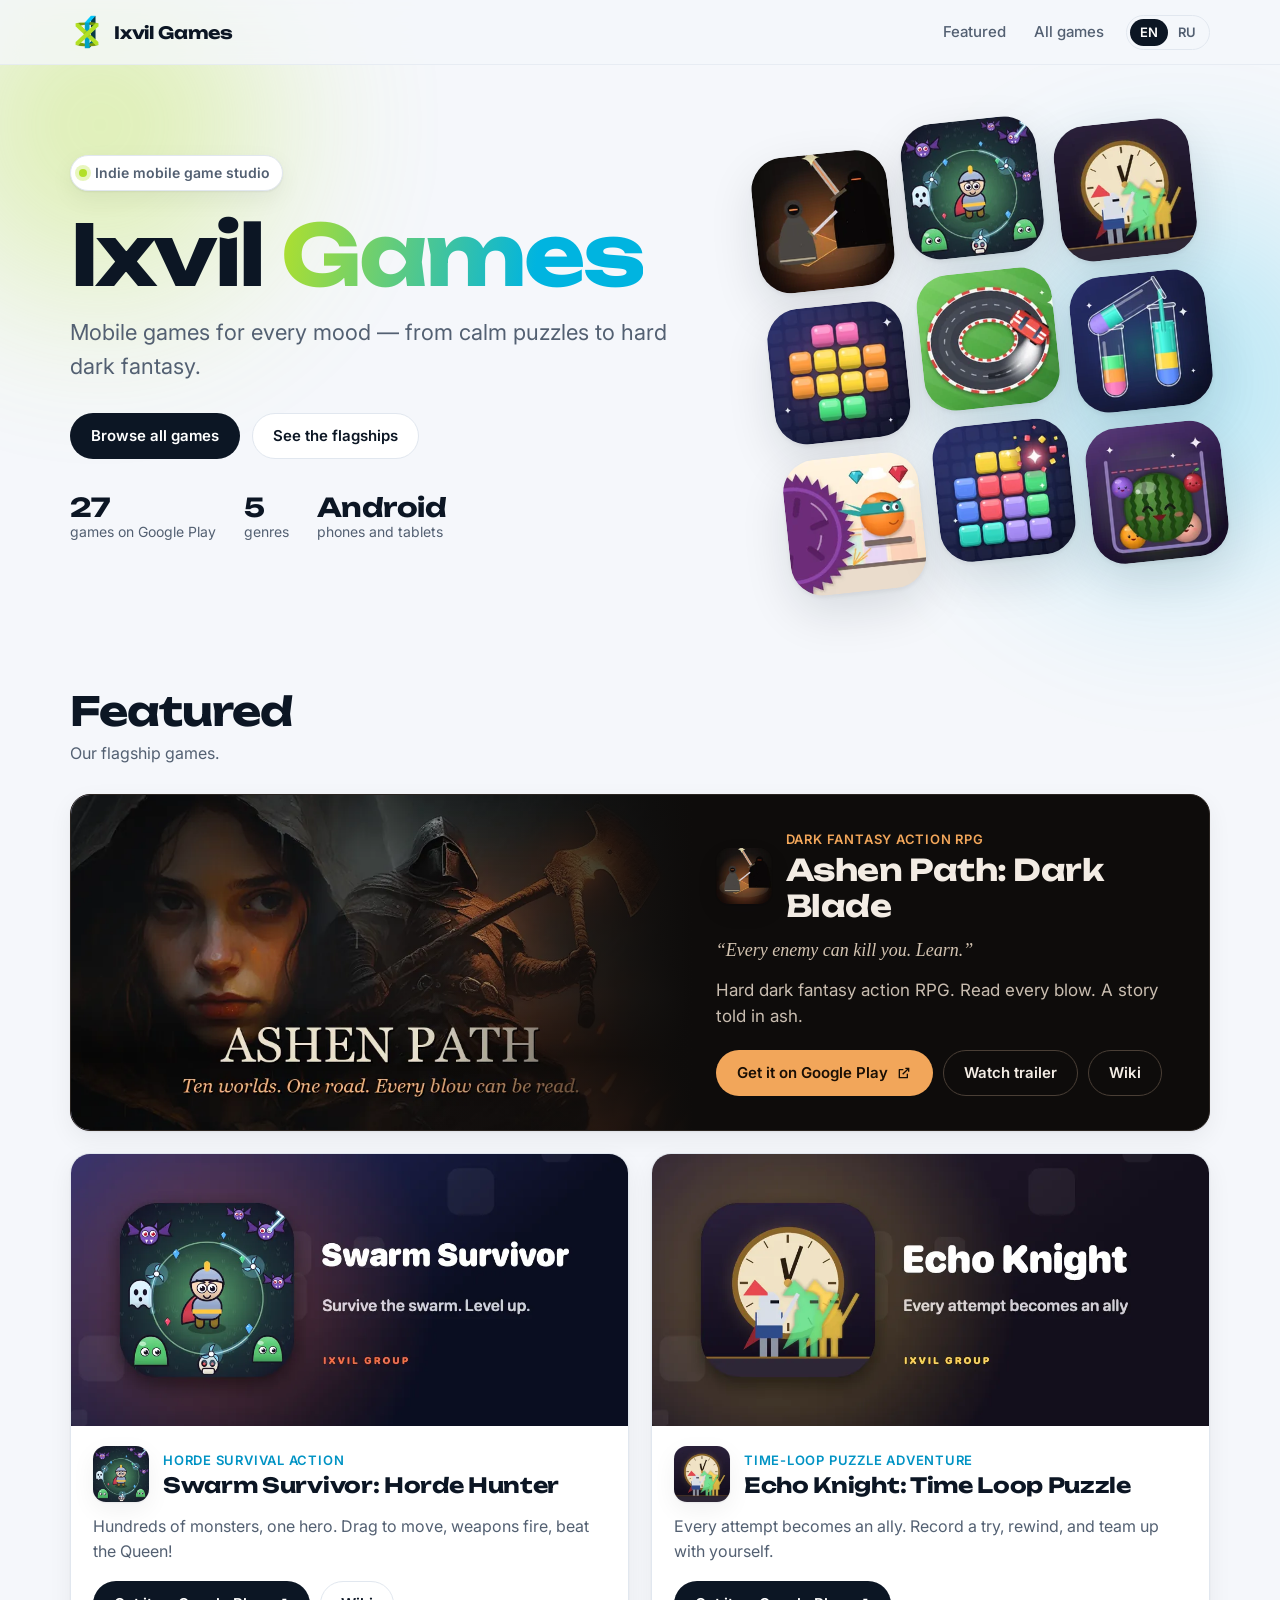
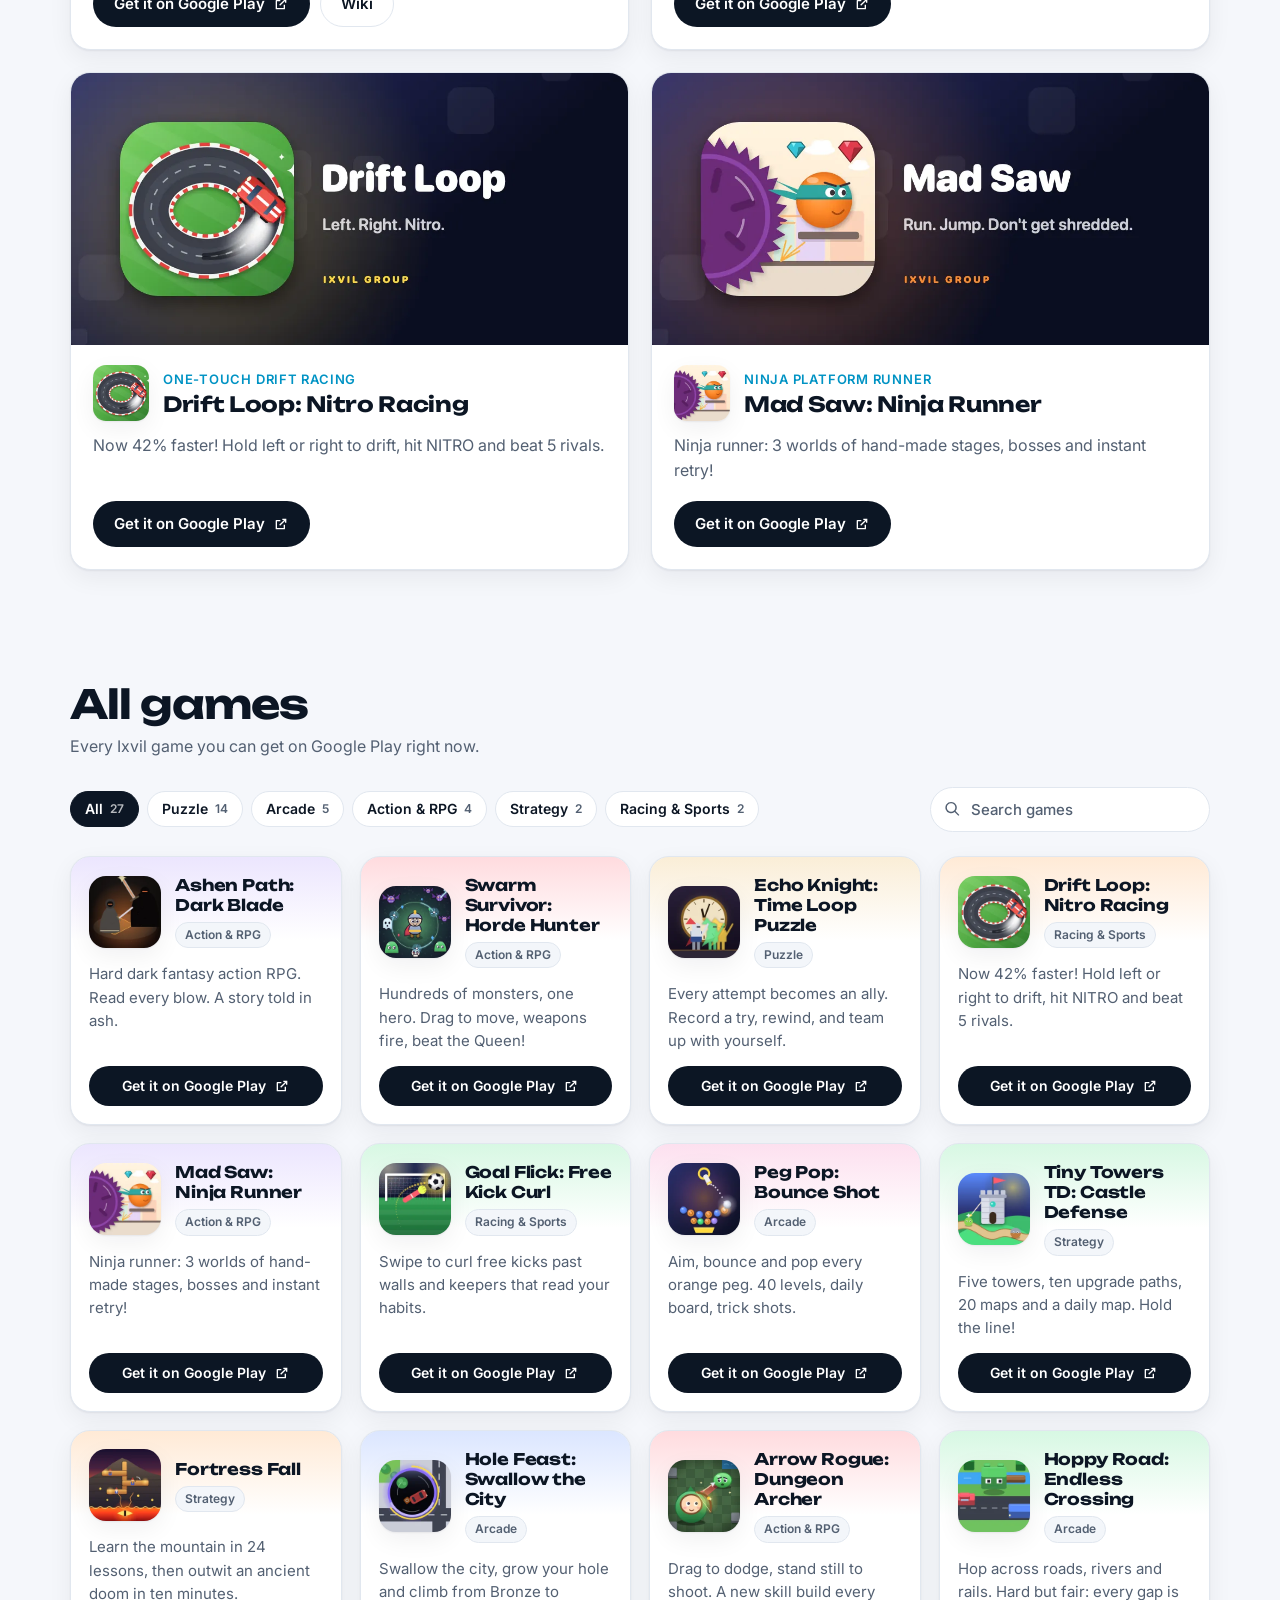
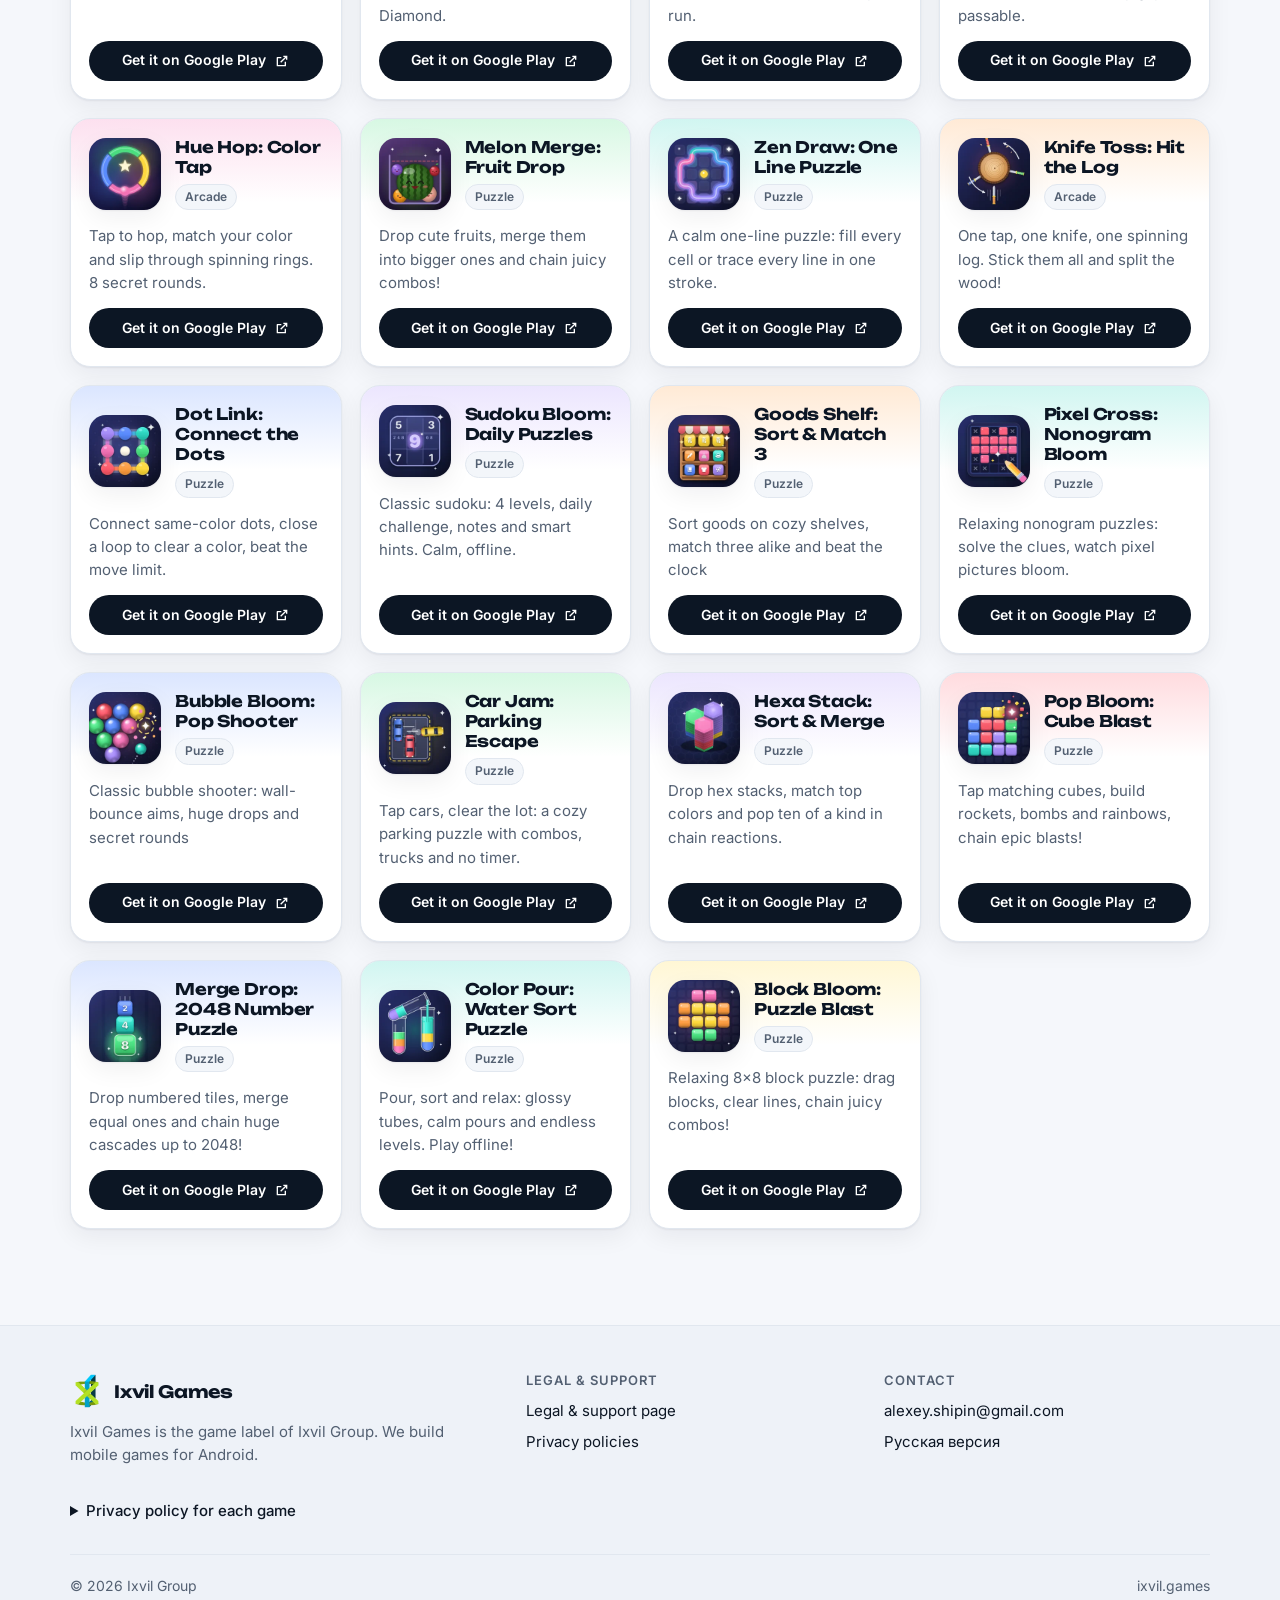
<file: index.html>
<!doctype html>
<html lang="en">
<head>
<meta charset="utf-8">
<meta name="viewport" content="width=device-width, initial-scale=1">
<title>Ixvil Games — mobile games</title>
<meta name="description" content="Ixvil Games makes mobile games for Android: dark fantasy action, horde survival, drift racing and calm puzzles. 27 games on Google Play.">
<script>(function(){try{var u=new URLSearchParams(location.search),c=u.get('lang');if(c){localStorage.setItem('ixvil-lang',c)}var s=c||localStorage.getItem('ixvil-lang')}catch(e){}if(s==='ru'||(!s&&/^ru\b/i.test(navigator.language||''))){location.replace('ru/'+location.hash)}})();</script>
<link rel="canonical" href="https://ixvil.games/">
<link rel="alternate" hreflang="en" href="https://ixvil.games/">
<link rel="alternate" hreflang="ru" href="https://ixvil.games/ru/">
<link rel="alternate" hreflang="x-default" href="https://ixvil.games/">
<meta name="color-scheme" content="light dark">
<meta name="theme-color" content="#f5f7fb" media="(prefers-color-scheme: light)">
<meta name="theme-color" content="#080d15" media="(prefers-color-scheme: dark)">
<link rel="icon" href="favicon.ico" sizes="any">
<link rel="icon" type="image/png" sizes="32x32" href="favicon-32.png">
<link rel="apple-touch-icon" href="apple-touch-icon.png">
<meta property="og:type" content="website">
<meta property="og:site_name" content="Ixvil Games">
<meta property="og:title" content="Ixvil Games — mobile games">
<meta property="og:description" content="Ixvil Games makes mobile games for Android: dark fantasy action, horde survival, drift racing and calm puzzles. 27 games on Google Play.">
<meta property="og:url" content="https://ixvil.games/">
<meta property="og:image" content="https://ixvil.games/assets/brand/og.png">
<meta property="og:image:width" content="1200">
<meta property="og:image:height" content="630">
<meta property="og:image:alt" content="Ixvil Games">
<meta property="og:locale" content="en_US">
<meta property="og:locale:alternate" content="ru_RU">
<meta name="twitter:card" content="summary_large_image">
<meta name="twitter:title" content="Ixvil Games — mobile games">
<meta name="twitter:description" content="Ixvil Games makes mobile games for Android: dark fantasy action, horde survival, drift racing and calm puzzles. 27 games on Google Play.">
<meta name="twitter:image" content="https://ixvil.games/assets/brand/og.png">
<link rel="preconnect" href="https://fonts.googleapis.com">
<link rel="preconnect" href="https://fonts.gstatic.com" crossorigin>
<link rel="stylesheet" href="https://fonts.googleapis.com/css2?family=Inter:wght@400;500;600;700&family=Unbounded:wght@600;700&display=swap">
<link rel="stylesheet" href="assets/site.css?v=bd615ac773">
<script type="application/ld+json">{"@context":"https://schema.org","@graph":[{"@type":"Organization","@id":"https://ixvil.games/#org","name":"Ixvil Games","alternateName":"Ixvil Group","url":"https://ixvil.games/","logo":"https://ixvil.games/assets/brand/logo-512.png","email":"alexey.shipin@gmail.com"},{"@type":"WebSite","@id":"https://ixvil.games/#website","url":"https://ixvil.games/","name":"Ixvil Games","publisher":{"@id":"https://ixvil.games/#org"},"inLanguage":["en","ru"]},{"@type":"ItemList","name":"Ixvil Games on Google Play","url":"https://ixvil.games/","numberOfItems":27,"itemListElement":[{"@type":"ListItem","position":1,"item":{"@type":"MobileApplication","name":"Ashen Path: Dark Blade","description":"Hard dark fantasy action RPG. Read every blow. A story told in ash.","operatingSystem":"Android","applicationCategory":"GameApplication","url":"https://play.google.com/store/apps/details?id=com.ixvil.ashenpath","image":"https://ixvil.games/assets/games/ashenpath.webp","publisher":{"@id":"https://ixvil.games/#org"}}},{"@type":"ListItem","position":2,"item":{"@type":"MobileApplication","name":"Swarm Survivor: Horde Hunter","description":"Hundreds of monsters, one hero. Drag to move, weapons fire, beat the Queen!","operatingSystem":"Android","applicationCategory":"GameApplication","url":"https://play.google.com/store/apps/details?id=com.ixvil.swarmsurvivor","image":"https://ixvil.games/assets/games/swarmsurvivor.webp","publisher":{"@id":"https://ixvil.games/#org"}}},{"@type":"ListItem","position":3,"item":{"@type":"MobileApplication","name":"Echo Knight: Time Loop Puzzle","description":"Every attempt becomes an ally. Record a try, rewind, and team up with yourself.","operatingSystem":"Android","applicationCategory":"GameApplication","url":"https://play.google.com/store/apps/details?id=com.ixvil.echoknight","image":"https://ixvil.games/assets/games/echoknight.webp","publisher":{"@id":"https://ixvil.games/#org"}}},{"@type":"ListItem","position":4,"item":{"@type":"MobileApplication","name":"Drift Loop: Nitro Racing","description":"Now 42% faster! Hold left or right to drift, hit NITRO and beat 5 rivals.","operatingSystem":"Android","applicationCategory":"GameApplication","url":"https://play.google.com/store/apps/details?id=com.ixvil.driftloop","image":"https://ixvil.games/assets/games/driftloop.webp","publisher":{"@id":"https://ixvil.games/#org"}}},{"@type":"ListItem","position":5,"item":{"@type":"MobileApplication","name":"Mad Saw: Ninja Runner","description":"Ninja runner: 3 worlds of hand-made stages, bosses and instant retry!","operatingSystem":"Android","applicationCategory":"GameApplication","url":"https://play.google.com/store/apps/details?id=com.ixvil.madsaw","image":"https://ixvil.games/assets/games/madsaw.webp","publisher":{"@id":"https://ixvil.games/#org"}}},{"@type":"ListItem","position":6,"item":{"@type":"MobileApplication","name":"Goal Flick: Free Kick Curl","description":"Swipe to curl free kicks past walls and keepers that read your habits.","operatingSystem":"Android","applicationCategory":"GameApplication","url":"https://play.google.com/store/apps/details?id=com.ixvil.goalflick","image":"https://ixvil.games/assets/games/goalflick.webp","publisher":{"@id":"https://ixvil.games/#org"}}},{"@type":"ListItem","position":7,"item":{"@type":"MobileApplication","name":"Peg Pop: Bounce Shot","description":"Aim, bounce and pop every orange peg. 40 levels, daily board, trick shots.","operatingSystem":"Android","applicationCategory":"GameApplication","url":"https://play.google.com/store/apps/details?id=com.ixvil.pegpop","image":"https://ixvil.games/assets/games/pegpop.webp","publisher":{"@id":"https://ixvil.games/#org"}}},{"@type":"ListItem","position":8,"item":{"@type":"MobileApplication","name":"Tiny Towers TD: Castle Defense","description":"Five towers, ten upgrade paths, 20 maps and a daily map. Hold the line!","operatingSystem":"Android","applicationCategory":"GameApplication","url":"https://play.google.com/store/apps/details?id=com.ixvil.tinytowers","image":"https://ixvil.games/assets/games/tinytowers.webp","publisher":{"@id":"https://ixvil.games/#org"}}},{"@type":"ListItem","position":9,"item":{"@type":"MobileApplication","name":"Fortress Fall","description":"Learn the mountain in 24 lessons, then outwit an ancient doom in ten minutes.","operatingSystem":"Android","applicationCategory":"GameApplication","url":"https://play.google.com/store/apps/details?id=com.ixvil.fortressfall","image":"https://ixvil.games/assets/games/fortressfall.webp","publisher":{"@id":"https://ixvil.games/#org"}}},{"@type":"ListItem","position":10,"item":{"@type":"MobileApplication","name":"Hole Feast: Swallow the City","description":"Swallow the city, grow your hole and climb from Bronze to Diamond.","operatingSystem":"Android","applicationCategory":"GameApplication","url":"https://play.google.com/store/apps/details?id=com.ixvil.holefeast","image":"https://ixvil.games/assets/games/holefeast.webp","publisher":{"@id":"https://ixvil.games/#org"}}},{"@type":"ListItem","position":11,"item":{"@type":"MobileApplication","name":"Arrow Rogue: Dungeon Archer","description":"Drag to dodge, stand still to shoot. A new skill build every run.","operatingSystem":"Android","applicationCategory":"GameApplication","url":"https://play.google.com/store/apps/details?id=com.ixvil.arrowrogue","image":"https://ixvil.games/assets/games/arrowrogue.webp","publisher":{"@id":"https://ixvil.games/#org"}}},{"@type":"ListItem","position":12,"item":{"@type":"MobileApplication","name":"Hoppy Road: Endless Crossing","description":"Hop across roads, rivers and rails. Hard but fair: every gap is passable.","operatingSystem":"Android","applicationCategory":"GameApplication","url":"https://play.google.com/store/apps/details?id=com.ixvil.hoppyroad","image":"https://ixvil.games/assets/games/hoppyroad.webp","publisher":{"@id":"https://ixvil.games/#org"}}},{"@type":"ListItem","position":13,"item":{"@type":"MobileApplication","name":"Hue Hop: Color Tap","description":"Tap to hop, match your color and slip through spinning rings. 8 secret rounds.","operatingSystem":"Android","applicationCategory":"GameApplication","url":"https://play.google.com/store/apps/details?id=com.ixvil.huehop","image":"https://ixvil.games/assets/games/huehop.webp","publisher":{"@id":"https://ixvil.games/#org"}}},{"@type":"ListItem","position":14,"item":{"@type":"MobileApplication","name":"Melon Merge: Fruit Drop","description":"Drop cute fruits, merge them into bigger ones and chain juicy combos!","operatingSystem":"Android","applicationCategory":"GameApplication","url":"https://play.google.com/store/apps/details?id=com.ixvil.melonmerge","image":"https://ixvil.games/assets/games/melonmerge.webp","publisher":{"@id":"https://ixvil.games/#org"}}},{"@type":"ListItem","position":15,"item":{"@type":"MobileApplication","name":"Zen Draw: One Line Puzzle","description":"A calm one-line puzzle: fill every cell or trace every line in one stroke.","operatingSystem":"Android","applicationCategory":"GameApplication","url":"https://play.google.com/store/apps/details?id=com.ixvil.zendraw","image":"https://ixvil.games/assets/games/zendraw.webp","publisher":{"@id":"https://ixvil.games/#org"}}},{"@type":"ListItem","position":16,"item":{"@type":"MobileApplication","name":"Knife Toss: Hit the Log","description":"One tap, one knife, one spinning log. Stick them all and split the wood!","operatingSystem":"Android","applicationCategory":"GameApplication","url":"https://play.google.com/store/apps/details?id=com.ixvil.knifetoss","image":"https://ixvil.games/assets/games/knifetoss.webp","publisher":{"@id":"https://ixvil.games/#org"}}},{"@type":"ListItem","position":17,"item":{"@type":"MobileApplication","name":"Dot Link: Connect the Dots","description":"Connect same-color dots, close a loop to clear a color, beat the move limit.","operatingSystem":"Android","applicationCategory":"GameApplication","url":"https://play.google.com/store/apps/details?id=com.ixvil.dotlink","image":"https://ixvil.games/assets/games/dotlink.webp","publisher":{"@id":"https://ixvil.games/#org"}}},{"@type":"ListItem","position":18,"item":{"@type":"MobileApplication","name":"Sudoku Bloom: Daily Puzzles","description":"Classic sudoku: 4 levels, daily challenge, notes and smart hints. Calm, offline.","operatingSystem":"Android","applicationCategory":"GameApplication","url":"https://play.google.com/store/apps/details?id=com.ixvil.sudokubloom","image":"https://ixvil.games/assets/games/sudokubloom.webp","publisher":{"@id":"https://ixvil.games/#org"}}},{"@type":"ListItem","position":19,"item":{"@type":"MobileApplication","name":"Goods Shelf: Sort & Match 3","description":"Sort goods on cozy shelves, match three alike and beat the clock","operatingSystem":"Android","applicationCategory":"GameApplication","url":"https://play.google.com/store/apps/details?id=com.ixvil.goodsshelf","image":"https://ixvil.games/assets/games/goodsshelf.webp","publisher":{"@id":"https://ixvil.games/#org"}}},{"@type":"ListItem","position":20,"item":{"@type":"MobileApplication","name":"Pixel Cross: Nonogram Bloom","description":"Relaxing nonogram puzzles: solve the clues, watch pixel pictures bloom.","operatingSystem":"Android","applicationCategory":"GameApplication","url":"https://play.google.com/store/apps/details?id=com.ixvil.pixelcross","image":"https://ixvil.games/assets/games/pixelcross.webp","publisher":{"@id":"https://ixvil.games/#org"}}},{"@type":"ListItem","position":21,"item":{"@type":"MobileApplication","name":"Bubble Bloom: Pop Shooter","description":"Classic bubble shooter: wall-bounce aims, huge drops and secret rounds","operatingSystem":"Android","applicationCategory":"GameApplication","url":"https://play.google.com/store/apps/details?id=com.ixvil.bubblebloom","image":"https://ixvil.games/assets/games/bubblebloom.webp","publisher":{"@id":"https://ixvil.games/#org"}}},{"@type":"ListItem","position":22,"item":{"@type":"MobileApplication","name":"Car Jam: Parking Escape","description":"Tap cars, clear the lot: a cozy parking puzzle with combos, trucks and no timer.","operatingSystem":"Android","applicationCategory":"GameApplication","url":"https://play.google.com/store/apps/details?id=com.ixvil.carjam","image":"https://ixvil.games/assets/games/carjam.webp","publisher":{"@id":"https://ixvil.games/#org"}}},{"@type":"ListItem","position":23,"item":{"@type":"MobileApplication","name":"Hexa Stack: Sort & Merge","description":"Drop hex stacks, match top colors and pop ten of a kind in chain reactions.","operatingSystem":"Android","applicationCategory":"GameApplication","url":"https://play.google.com/store/apps/details?id=com.ixvil.hexastack","image":"https://ixvil.games/assets/games/hexastack.webp","publisher":{"@id":"https://ixvil.games/#org"}}},{"@type":"ListItem","position":24,"item":{"@type":"MobileApplication","name":"Pop Bloom: Cube Blast","description":"Tap matching cubes, build rockets, bombs and rainbows, chain epic blasts!","operatingSystem":"Android","applicationCategory":"GameApplication","url":"https://play.google.com/store/apps/details?id=com.ixvil.popbloom","image":"https://ixvil.games/assets/games/popbloom.webp","publisher":{"@id":"https://ixvil.games/#org"}}},{"@type":"ListItem","position":25,"item":{"@type":"MobileApplication","name":"Merge Drop: 2048 Number Puzzle","description":"Drop numbered tiles, merge equal ones and chain huge cascades up to 2048!","operatingSystem":"Android","applicationCategory":"GameApplication","url":"https://play.google.com/store/apps/details?id=com.ixvil.mergedrop","image":"https://ixvil.games/assets/games/mergedrop.webp","publisher":{"@id":"https://ixvil.games/#org"}}},{"@type":"ListItem","position":26,"item":{"@type":"MobileApplication","name":"Color Pour: Water Sort Puzzle","description":"Pour, sort and relax: glossy tubes, calm pours and endless levels. Play offline!","operatingSystem":"Android","applicationCategory":"GameApplication","url":"https://play.google.com/store/apps/details?id=com.ixvil.colorpour","image":"https://ixvil.games/assets/games/colorpour.webp","publisher":{"@id":"https://ixvil.games/#org"}}},{"@type":"ListItem","position":27,"item":{"@type":"MobileApplication","name":"Block Bloom: Puzzle Blast","description":"Relaxing 8×8 block puzzle: drag blocks, clear lines, chain juicy combos!","operatingSystem":"Android","applicationCategory":"GameApplication","url":"https://play.google.com/store/apps/details?id=com.ixvil.blockbloom","image":"https://ixvil.games/assets/games/blockbloom.webp","publisher":{"@id":"https://ixvil.games/#org"}}}]}]}</script>
</head>
<body>
<a class="skip" href="#games">Skip to games</a>
<header class="top">
  <div class="wrap">
    <a class="brand" href="./" aria-label="Ixvil Games"><img src="assets/brand/mark.webp" width="34" height="34" alt=""><span>Ixvil Games</span></a>
    <nav class="nav" aria-label="Main">
      <a class="nav-link" href="#featured">Featured</a>
      <a class="nav-link" href="#games">All games</a>
      <div class="lang" role="group" aria-label="Language"><span aria-current="true">EN</span><a href="ru/" hreflang="ru" lang="ru" data-setlang="ru">RU</a></div>
    </nav>
  </div>
</header>
<main>
<section class="hero">
  <div class="wrap">
    <div>
      <span class="eyebrow"><i></i>Indie mobile game studio</span>
      <h1>Ixvil <span class="grad">Games</span></h1>
      <p class="pitch">Mobile games for every mood — from calm puzzles to hard dark fantasy.</p>
      <div class="cta">
        <a class="btn btn-play" href="#games">Browse all games</a>
        <a class="btn btn-ghost" href="#featured">See the flagships</a>
      </div>
      <ul class="stats">
        <li><b>27</b><span>games on Google Play</span></li>
        <li><b>5</b><span>genres</span></li>
        <li><b>Android</b><span>phones and tablets</span></li>
      </ul>
    </div>
    <div class="mosaic" aria-hidden="true"><img src="assets/games/ashenpath.webp" width="192" height="192" alt="" decoding="async"><img src="assets/games/swarmsurvivor.webp" width="192" height="192" alt="" decoding="async"><img src="assets/games/echoknight.webp" width="192" height="192" alt="" decoding="async"><img src="assets/games/blockbloom.webp" width="192" height="192" alt="" decoding="async"><img src="assets/games/driftloop.webp" width="192" height="192" alt="" decoding="async"><img src="assets/games/colorpour.webp" width="192" height="192" alt="" decoding="async"><img src="assets/games/madsaw.webp" width="192" height="192" alt="" decoding="async"><img src="assets/games/popbloom.webp" width="192" height="192" alt="" decoding="async"><img src="assets/games/melonmerge.webp" width="192" height="192" alt="" decoding="async"></div>
  </div>
</section>
<section class="section" id="featured" aria-labelledby="featured-h">
  <div class="wrap">
    <div class="section-head"><div><h2 id="featured-h">Featured</h2><p>Our flagship games.</p></div></div>
    <div class="feat-grid">
<article class="feat spot" style="--accent:#A78BFA">
  <div class="art"><img src="assets/games/ashenpath-feature.webp" width="1024" height="500" alt="Ashen Path: Dark Blade" loading="eager" decoding="async"></div>
  <div class="body">
    <div class="id"><img src="assets/games/ashenpath.webp" width="56" height="56" alt="" loading="lazy" decoding="async">
      <div><div class="kicker">Dark fantasy action RPG</div><h3>Ashen Path: Dark Blade</h3></div></div>
    <p class="quote">“Every enemy can kill you. Learn.”</p>
    <p class="desc">Hard dark fantasy action RPG. Read every blow. A story told in ash.</p>
    <div class="actions"><a class="btn btn-play" href="https://play.google.com/store/apps/details?id=com.ixvil.ashenpath" target="_blank" rel="noopener" aria-label="Get it on Google Play: Ashen Path: Dark Blade">Get it on Google Play <svg viewBox="0 0 24 24" aria-hidden="true"><path fill="currentColor" d="M14 4h6v6h-2V7.41l-7.29 7.3-1.42-1.42L16.59 6H14V4zM5 6h6v2H6v10h10v-5h2v6a1 1 0 0 1-1 1H5a1 1 0 0 1-1-1V7a1 1 0 0 1 1-1z"/></svg></a><a class="btn btn-ghost" href="https://youtu.be/OlDA2QClN2c" target="_blank" rel="noopener">Watch trailer</a><a class="btn btn-ghost" href="https://ashenpath.ixvil.games/" target="_blank" rel="noopener" aria-label="Wiki: Ashen Path">Wiki</a></div>
  </div>
</article>
<article class="feat" style="--accent:#FF5C6C">
  <div class="art"><img src="assets/games/swarmsurvivor-feature.webp" width="1024" height="500" alt="Swarm Survivor: Horde Hunter" loading="lazy" decoding="async"></div>
  <div class="body">
    <div class="id"><img src="assets/games/swarmsurvivor.webp" width="56" height="56" alt="" loading="lazy" decoding="async">
      <div><div class="kicker">Horde survival action</div><h3>Swarm Survivor: Horde Hunter</h3></div></div>
    
    <p class="desc">Hundreds of monsters, one hero. Drag to move, weapons fire, beat the Queen!</p>
    <div class="actions"><a class="btn btn-play" href="https://play.google.com/store/apps/details?id=com.ixvil.swarmsurvivor" target="_blank" rel="noopener" aria-label="Get it on Google Play: Swarm Survivor: Horde Hunter">Get it on Google Play <svg viewBox="0 0 24 24" aria-hidden="true"><path fill="currentColor" d="M14 4h6v6h-2V7.41l-7.29 7.3-1.42-1.42L16.59 6H14V4zM5 6h6v2H6v10h10v-5h2v6a1 1 0 0 1-1 1H5a1 1 0 0 1-1-1V7a1 1 0 0 1 1-1z"/></svg></a><a class="btn btn-ghost" href="https://swarm.ixvil.games/" target="_blank" rel="noopener" aria-label="Wiki: Swarm Survivor">Wiki</a></div>
  </div>
</article>
<article class="feat" style="--accent:#E8B04A">
  <div class="art"><img src="assets/games/echoknight-feature.webp" width="1024" height="500" alt="Echo Knight: Time Loop Puzzle" loading="lazy" decoding="async"></div>
  <div class="body">
    <div class="id"><img src="assets/games/echoknight.webp" width="56" height="56" alt="" loading="lazy" decoding="async">
      <div><div class="kicker">Time-loop puzzle adventure</div><h3>Echo Knight: Time Loop Puzzle</h3></div></div>
    
    <p class="desc">Every attempt becomes an ally. Record a try, rewind, and team up with yourself.</p>
    <div class="actions"><a class="btn btn-play" href="https://play.google.com/store/apps/details?id=com.ixvil.echoknight" target="_blank" rel="noopener" aria-label="Get it on Google Play: Echo Knight: Time Loop Puzzle">Get it on Google Play <svg viewBox="0 0 24 24" aria-hidden="true"><path fill="currentColor" d="M14 4h6v6h-2V7.41l-7.29 7.3-1.42-1.42L16.59 6H14V4zM5 6h6v2H6v10h10v-5h2v6a1 1 0 0 1-1 1H5a1 1 0 0 1-1-1V7a1 1 0 0 1 1-1z"/></svg></a></div>
  </div>
</article>
<article class="feat" style="--accent:#FF9F43">
  <div class="art"><img src="assets/games/driftloop-feature.webp" width="1024" height="500" alt="Drift Loop: Nitro Racing" loading="lazy" decoding="async"></div>
  <div class="body">
    <div class="id"><img src="assets/games/driftloop.webp" width="56" height="56" alt="" loading="lazy" decoding="async">
      <div><div class="kicker">One-touch drift racing</div><h3>Drift Loop: Nitro Racing</h3></div></div>
    
    <p class="desc">Now 42% faster! Hold left or right to drift, hit NITRO and beat 5 rivals.</p>
    <div class="actions"><a class="btn btn-play" href="https://play.google.com/store/apps/details?id=com.ixvil.driftloop" target="_blank" rel="noopener" aria-label="Get it on Google Play: Drift Loop: Nitro Racing">Get it on Google Play <svg viewBox="0 0 24 24" aria-hidden="true"><path fill="currentColor" d="M14 4h6v6h-2V7.41l-7.29 7.3-1.42-1.42L16.59 6H14V4zM5 6h6v2H6v10h10v-5h2v6a1 1 0 0 1-1 1H5a1 1 0 0 1-1-1V7a1 1 0 0 1 1-1z"/></svg></a></div>
  </div>
</article>
<article class="feat" style="--accent:#A78BFA">
  <div class="art"><img src="assets/games/madsaw-feature.webp" width="1024" height="500" alt="Mad Saw: Ninja Runner" loading="lazy" decoding="async"></div>
  <div class="body">
    <div class="id"><img src="assets/games/madsaw.webp" width="56" height="56" alt="" loading="lazy" decoding="async">
      <div><div class="kicker">Ninja platform runner</div><h3>Mad Saw: Ninja Runner</h3></div></div>
    
    <p class="desc">Ninja runner: 3 worlds of hand-made stages, bosses and instant retry!</p>
    <div class="actions"><a class="btn btn-play" href="https://play.google.com/store/apps/details?id=com.ixvil.madsaw" target="_blank" rel="noopener" aria-label="Get it on Google Play: Mad Saw: Ninja Runner">Get it on Google Play <svg viewBox="0 0 24 24" aria-hidden="true"><path fill="currentColor" d="M14 4h6v6h-2V7.41l-7.29 7.3-1.42-1.42L16.59 6H14V4zM5 6h6v2H6v10h10v-5h2v6a1 1 0 0 1-1 1H5a1 1 0 0 1-1-1V7a1 1 0 0 1 1-1z"/></svg></a></div>
  </div>
</article>
    </div>
  </div>
</section>
<section class="section" id="games" aria-labelledby="games-h">
  <div class="wrap">
    <div class="section-head"><div><h2 id="games-h">All games</h2><p>Every Ixvil game you can get on Google Play right now.</p></div></div>
    <div class="filters" id="filters" hidden>
      <div class="chips" role="group" aria-label="Genre"><button type="button" class="chip" data-genre="all" aria-pressed="true">All <small>27</small></button><button type="button" class="chip" data-genre="puzzle" aria-pressed="false">Puzzle <small>14</small></button><button type="button" class="chip" data-genre="arcade" aria-pressed="false">Arcade <small>5</small></button><button type="button" class="chip" data-genre="action" aria-pressed="false">Action &amp; RPG <small>4</small></button><button type="button" class="chip" data-genre="strategy" aria-pressed="false">Strategy <small>2</small></button><button type="button" class="chip" data-genre="sports" aria-pressed="false">Racing &amp; Sports <small>2</small></button></div>
      <label class="search"><svg viewBox="0 0 24 24" aria-hidden="true"><path fill="currentColor" d="M10 2a8 8 0 0 1 6.32 12.9l5.39 5.4-1.41 1.4-5.4-5.39A8 8 0 1 1 10 2zm0 2a6 6 0 1 0 0 12 6 6 0 0 0 0-12z"/></svg><input id="q" type="search" placeholder="Search games" aria-label="Search games" autocomplete="off"></label>
    </div>
    <ul class="grid" id="grid">
<li class="card" data-genre="action" data-q="ashen path: dark blade ashen path hard dark fantasy action rpg. read every blow. a story told in ash. action &amp; rpg" style="--accent:#A78BFA">
  <div class="id"><img src="assets/games/ashenpath.webp" width="72" height="72" alt="" loading="lazy" decoding="async">
    <div><h3>Ashen Path: Dark Blade</h3><span class="tag">Action &amp; RPG</span></div></div>
  <p class="desc">Hard dark fantasy action RPG. Read every blow. A story told in ash.</p>
  <a class="btn btn-play btn-sm" href="https://play.google.com/store/apps/details?id=com.ixvil.ashenpath" target="_blank" rel="noopener" aria-label="Get it on Google Play: Ashen Path: Dark Blade">Get it on Google Play <svg viewBox="0 0 24 24" aria-hidden="true"><path fill="currentColor" d="M14 4h6v6h-2V7.41l-7.29 7.3-1.42-1.42L16.59 6H14V4zM5 6h6v2H6v10h10v-5h2v6a1 1 0 0 1-1 1H5a1 1 0 0 1-1-1V7a1 1 0 0 1 1-1z"/></svg></a>
</li>
<li class="card" data-genre="action" data-q="swarm survivor: horde hunter swarm survivor hundreds of monsters, one hero. drag to move, weapons fire, beat the queen! action &amp; rpg" style="--accent:#FF5C6C">
  <div class="id"><img src="assets/games/swarmsurvivor.webp" width="72" height="72" alt="" loading="lazy" decoding="async">
    <div><h3>Swarm Survivor: Horde Hunter</h3><span class="tag">Action &amp; RPG</span></div></div>
  <p class="desc">Hundreds of monsters, one hero. Drag to move, weapons fire, beat the Queen!</p>
  <a class="btn btn-play btn-sm" href="https://play.google.com/store/apps/details?id=com.ixvil.swarmsurvivor" target="_blank" rel="noopener" aria-label="Get it on Google Play: Swarm Survivor: Horde Hunter">Get it on Google Play <svg viewBox="0 0 24 24" aria-hidden="true"><path fill="currentColor" d="M14 4h6v6h-2V7.41l-7.29 7.3-1.42-1.42L16.59 6H14V4zM5 6h6v2H6v10h10v-5h2v6a1 1 0 0 1-1 1H5a1 1 0 0 1-1-1V7a1 1 0 0 1 1-1z"/></svg></a>
</li>
<li class="card" data-genre="puzzle" data-q="echo knight: time loop puzzle echo knight every attempt becomes an ally. record a try, rewind, and team up with yourself. puzzle" style="--accent:#E8B04A">
  <div class="id"><img src="assets/games/echoknight.webp" width="72" height="72" alt="" loading="lazy" decoding="async">
    <div><h3>Echo Knight: Time Loop Puzzle</h3><span class="tag">Puzzle</span></div></div>
  <p class="desc">Every attempt becomes an ally. Record a try, rewind, and team up with yourself.</p>
  <a class="btn btn-play btn-sm" href="https://play.google.com/store/apps/details?id=com.ixvil.echoknight" target="_blank" rel="noopener" aria-label="Get it on Google Play: Echo Knight: Time Loop Puzzle">Get it on Google Play <svg viewBox="0 0 24 24" aria-hidden="true"><path fill="currentColor" d="M14 4h6v6h-2V7.41l-7.29 7.3-1.42-1.42L16.59 6H14V4zM5 6h6v2H6v10h10v-5h2v6a1 1 0 0 1-1 1H5a1 1 0 0 1-1-1V7a1 1 0 0 1 1-1z"/></svg></a>
</li>
<li class="card" data-genre="sports" data-q="drift loop: nitro racing drift loop now 42% faster! hold left or right to drift, hit nitro and beat 5 rivals. racing &amp; sports" style="--accent:#FF9F43">
  <div class="id"><img src="assets/games/driftloop.webp" width="72" height="72" alt="" loading="lazy" decoding="async">
    <div><h3>Drift Loop: Nitro Racing</h3><span class="tag">Racing &amp; Sports</span></div></div>
  <p class="desc">Now 42% faster! Hold left or right to drift, hit NITRO and beat 5 rivals.</p>
  <a class="btn btn-play btn-sm" href="https://play.google.com/store/apps/details?id=com.ixvil.driftloop" target="_blank" rel="noopener" aria-label="Get it on Google Play: Drift Loop: Nitro Racing">Get it on Google Play <svg viewBox="0 0 24 24" aria-hidden="true"><path fill="currentColor" d="M14 4h6v6h-2V7.41l-7.29 7.3-1.42-1.42L16.59 6H14V4zM5 6h6v2H6v10h10v-5h2v6a1 1 0 0 1-1 1H5a1 1 0 0 1-1-1V7a1 1 0 0 1 1-1z"/></svg></a>
</li>
<li class="card" data-genre="action" data-q="mad saw: ninja runner mad saw ninja runner: 3 worlds of hand-made stages, bosses and instant retry! action &amp; rpg" style="--accent:#A78BFA">
  <div class="id"><img src="assets/games/madsaw.webp" width="72" height="72" alt="" loading="lazy" decoding="async">
    <div><h3>Mad Saw: Ninja Runner</h3><span class="tag">Action &amp; RPG</span></div></div>
  <p class="desc">Ninja runner: 3 worlds of hand-made stages, bosses and instant retry!</p>
  <a class="btn btn-play btn-sm" href="https://play.google.com/store/apps/details?id=com.ixvil.madsaw" target="_blank" rel="noopener" aria-label="Get it on Google Play: Mad Saw: Ninja Runner">Get it on Google Play <svg viewBox="0 0 24 24" aria-hidden="true"><path fill="currentColor" d="M14 4h6v6h-2V7.41l-7.29 7.3-1.42-1.42L16.59 6H14V4zM5 6h6v2H6v10h10v-5h2v6a1 1 0 0 1-1 1H5a1 1 0 0 1-1-1V7a1 1 0 0 1 1-1z"/></svg></a>
</li>
<li class="card" data-genre="sports" data-q="goal flick: free kick curl goal flick swipe to curl free kicks past walls and keepers that read your habits. racing &amp; sports" style="--accent:#4ADE80">
  <div class="id"><img src="assets/games/goalflick.webp" width="72" height="72" alt="" loading="lazy" decoding="async">
    <div><h3>Goal Flick: Free Kick Curl</h3><span class="tag">Racing &amp; Sports</span></div></div>
  <p class="desc">Swipe to curl free kicks past walls and keepers that read your habits.</p>
  <a class="btn btn-play btn-sm" href="https://play.google.com/store/apps/details?id=com.ixvil.goalflick" target="_blank" rel="noopener" aria-label="Get it on Google Play: Goal Flick: Free Kick Curl">Get it on Google Play <svg viewBox="0 0 24 24" aria-hidden="true"><path fill="currentColor" d="M14 4h6v6h-2V7.41l-7.29 7.3-1.42-1.42L16.59 6H14V4zM5 6h6v2H6v10h10v-5h2v6a1 1 0 0 1-1 1H5a1 1 0 0 1-1-1V7a1 1 0 0 1 1-1z"/></svg></a>
</li>
<li class="card" data-genre="arcade" data-q="peg pop: bounce shot peg pop aim, bounce and pop every orange peg. 40 levels, daily board, trick shots. arcade" style="--accent:#F472B6">
  <div class="id"><img src="assets/games/pegpop.webp" width="72" height="72" alt="" loading="lazy" decoding="async">
    <div><h3>Peg Pop: Bounce Shot</h3><span class="tag">Arcade</span></div></div>
  <p class="desc">Aim, bounce and pop every orange peg. 40 levels, daily board, trick shots.</p>
  <a class="btn btn-play btn-sm" href="https://play.google.com/store/apps/details?id=com.ixvil.pegpop" target="_blank" rel="noopener" aria-label="Get it on Google Play: Peg Pop: Bounce Shot">Get it on Google Play <svg viewBox="0 0 24 24" aria-hidden="true"><path fill="currentColor" d="M14 4h6v6h-2V7.41l-7.29 7.3-1.42-1.42L16.59 6H14V4zM5 6h6v2H6v10h10v-5h2v6a1 1 0 0 1-1 1H5a1 1 0 0 1-1-1V7a1 1 0 0 1 1-1z"/></svg></a>
</li>
<li class="card" data-genre="strategy" data-q="tiny towers td: castle defense tiny towers td five towers, ten upgrade paths, 20 maps and a daily map. hold the line! strategy" style="--accent:#4ADE80">
  <div class="id"><img src="assets/games/tinytowers.webp" width="72" height="72" alt="" loading="lazy" decoding="async">
    <div><h3>Tiny Towers TD: Castle Defense</h3><span class="tag">Strategy</span></div></div>
  <p class="desc">Five towers, ten upgrade paths, 20 maps and a daily map. Hold the line!</p>
  <a class="btn btn-play btn-sm" href="https://play.google.com/store/apps/details?id=com.ixvil.tinytowers" target="_blank" rel="noopener" aria-label="Get it on Google Play: Tiny Towers TD: Castle Defense">Get it on Google Play <svg viewBox="0 0 24 24" aria-hidden="true"><path fill="currentColor" d="M14 4h6v6h-2V7.41l-7.29 7.3-1.42-1.42L16.59 6H14V4zM5 6h6v2H6v10h10v-5h2v6a1 1 0 0 1-1 1H5a1 1 0 0 1-1-1V7a1 1 0 0 1 1-1z"/></svg></a>
</li>
<li class="card" data-genre="strategy" data-q="fortress fall fortress fall learn the mountain in 24 lessons, then outwit an ancient doom in ten minutes. strategy" style="--accent:#FF9F43">
  <div class="id"><img src="assets/games/fortressfall.webp" width="72" height="72" alt="" loading="lazy" decoding="async">
    <div><h3>Fortress Fall</h3><span class="tag">Strategy</span></div></div>
  <p class="desc">Learn the mountain in 24 lessons, then outwit an ancient doom in ten minutes.</p>
  <a class="btn btn-play btn-sm" href="https://play.google.com/store/apps/details?id=com.ixvil.fortressfall" target="_blank" rel="noopener" aria-label="Get it on Google Play: Fortress Fall">Get it on Google Play <svg viewBox="0 0 24 24" aria-hidden="true"><path fill="currentColor" d="M14 4h6v6h-2V7.41l-7.29 7.3-1.42-1.42L16.59 6H14V4zM5 6h6v2H6v10h10v-5h2v6a1 1 0 0 1-1 1H5a1 1 0 0 1-1-1V7a1 1 0 0 1 1-1z"/></svg></a>
</li>
<li class="card" data-genre="arcade" data-q="hole feast: swallow the city hole feast swallow the city, grow your hole and climb from bronze to diamond. arcade" style="--accent:#5B8CFF">
  <div class="id"><img src="assets/games/holefeast.webp" width="72" height="72" alt="" loading="lazy" decoding="async">
    <div><h3>Hole Feast: Swallow the City</h3><span class="tag">Arcade</span></div></div>
  <p class="desc">Swallow the city, grow your hole and climb from Bronze to Diamond.</p>
  <a class="btn btn-play btn-sm" href="https://play.google.com/store/apps/details?id=com.ixvil.holefeast" target="_blank" rel="noopener" aria-label="Get it on Google Play: Hole Feast: Swallow the City">Get it on Google Play <svg viewBox="0 0 24 24" aria-hidden="true"><path fill="currentColor" d="M14 4h6v6h-2V7.41l-7.29 7.3-1.42-1.42L16.59 6H14V4zM5 6h6v2H6v10h10v-5h2v6a1 1 0 0 1-1 1H5a1 1 0 0 1-1-1V7a1 1 0 0 1 1-1z"/></svg></a>
</li>
<li class="card" data-genre="action" data-q="arrow rogue: dungeon archer arrow rogue drag to dodge, stand still to shoot. a new skill build every run. action &amp; rpg" style="--accent:#FF5C6C">
  <div class="id"><img src="assets/games/arrowrogue.webp" width="72" height="72" alt="" loading="lazy" decoding="async">
    <div><h3>Arrow Rogue: Dungeon Archer</h3><span class="tag">Action &amp; RPG</span></div></div>
  <p class="desc">Drag to dodge, stand still to shoot. A new skill build every run.</p>
  <a class="btn btn-play btn-sm" href="https://play.google.com/store/apps/details?id=com.ixvil.arrowrogue" target="_blank" rel="noopener" aria-label="Get it on Google Play: Arrow Rogue: Dungeon Archer">Get it on Google Play <svg viewBox="0 0 24 24" aria-hidden="true"><path fill="currentColor" d="M14 4h6v6h-2V7.41l-7.29 7.3-1.42-1.42L16.59 6H14V4zM5 6h6v2H6v10h10v-5h2v6a1 1 0 0 1-1 1H5a1 1 0 0 1-1-1V7a1 1 0 0 1 1-1z"/></svg></a>
</li>
<li class="card" data-genre="arcade" data-q="hoppy road: endless crossing hoppy road hop across roads, rivers and rails. hard but fair: every gap is passable. arcade" style="--accent:#4ADE80">
  <div class="id"><img src="assets/games/hoppyroad.webp" width="72" height="72" alt="" loading="lazy" decoding="async">
    <div><h3>Hoppy Road: Endless Crossing</h3><span class="tag">Arcade</span></div></div>
  <p class="desc">Hop across roads, rivers and rails. Hard but fair: every gap is passable.</p>
  <a class="btn btn-play btn-sm" href="https://play.google.com/store/apps/details?id=com.ixvil.hoppyroad" target="_blank" rel="noopener" aria-label="Get it on Google Play: Hoppy Road: Endless Crossing">Get it on Google Play <svg viewBox="0 0 24 24" aria-hidden="true"><path fill="currentColor" d="M14 4h6v6h-2V7.41l-7.29 7.3-1.42-1.42L16.59 6H14V4zM5 6h6v2H6v10h10v-5h2v6a1 1 0 0 1-1 1H5a1 1 0 0 1-1-1V7a1 1 0 0 1 1-1z"/></svg></a>
</li>
<li class="card" data-genre="arcade" data-q="hue hop: color tap hue hop tap to hop, match your color and slip through spinning rings. 8 secret rounds. arcade" style="--accent:#F472B6">
  <div class="id"><img src="assets/games/huehop.webp" width="72" height="72" alt="" loading="lazy" decoding="async">
    <div><h3>Hue Hop: Color Tap</h3><span class="tag">Arcade</span></div></div>
  <p class="desc">Tap to hop, match your color and slip through spinning rings. 8 secret rounds.</p>
  <a class="btn btn-play btn-sm" href="https://play.google.com/store/apps/details?id=com.ixvil.huehop" target="_blank" rel="noopener" aria-label="Get it on Google Play: Hue Hop: Color Tap">Get it on Google Play <svg viewBox="0 0 24 24" aria-hidden="true"><path fill="currentColor" d="M14 4h6v6h-2V7.41l-7.29 7.3-1.42-1.42L16.59 6H14V4zM5 6h6v2H6v10h10v-5h2v6a1 1 0 0 1-1 1H5a1 1 0 0 1-1-1V7a1 1 0 0 1 1-1z"/></svg></a>
</li>
<li class="card" data-genre="puzzle" data-q="melon merge: fruit drop melon merge drop cute fruits, merge them into bigger ones and chain juicy combos! puzzle" style="--accent:#4ADE80">
  <div class="id"><img src="assets/games/melonmerge.webp" width="72" height="72" alt="" loading="lazy" decoding="async">
    <div><h3>Melon Merge: Fruit Drop</h3><span class="tag">Puzzle</span></div></div>
  <p class="desc">Drop cute fruits, merge them into bigger ones and chain juicy combos!</p>
  <a class="btn btn-play btn-sm" href="https://play.google.com/store/apps/details?id=com.ixvil.melonmerge" target="_blank" rel="noopener" aria-label="Get it on Google Play: Melon Merge: Fruit Drop">Get it on Google Play <svg viewBox="0 0 24 24" aria-hidden="true"><path fill="currentColor" d="M14 4h6v6h-2V7.41l-7.29 7.3-1.42-1.42L16.59 6H14V4zM5 6h6v2H6v10h10v-5h2v6a1 1 0 0 1-1 1H5a1 1 0 0 1-1-1V7a1 1 0 0 1 1-1z"/></svg></a>
</li>
<li class="card" data-genre="puzzle" data-q="zen draw: one line puzzle zen draw a calm one-line puzzle: fill every cell or trace every line in one stroke. puzzle" style="--accent:#2DD4BF">
  <div class="id"><img src="assets/games/zendraw.webp" width="72" height="72" alt="" loading="lazy" decoding="async">
    <div><h3>Zen Draw: One Line Puzzle</h3><span class="tag">Puzzle</span></div></div>
  <p class="desc">A calm one-line puzzle: fill every cell or trace every line in one stroke.</p>
  <a class="btn btn-play btn-sm" href="https://play.google.com/store/apps/details?id=com.ixvil.zendraw" target="_blank" rel="noopener" aria-label="Get it on Google Play: Zen Draw: One Line Puzzle">Get it on Google Play <svg viewBox="0 0 24 24" aria-hidden="true"><path fill="currentColor" d="M14 4h6v6h-2V7.41l-7.29 7.3-1.42-1.42L16.59 6H14V4zM5 6h6v2H6v10h10v-5h2v6a1 1 0 0 1-1 1H5a1 1 0 0 1-1-1V7a1 1 0 0 1 1-1z"/></svg></a>
</li>
<li class="card" data-genre="arcade" data-q="knife toss: hit the log knife toss one tap, one knife, one spinning log. stick them all and split the wood! arcade" style="--accent:#FF9F43">
  <div class="id"><img src="assets/games/knifetoss.webp" width="72" height="72" alt="" loading="lazy" decoding="async">
    <div><h3>Knife Toss: Hit the Log</h3><span class="tag">Arcade</span></div></div>
  <p class="desc">One tap, one knife, one spinning log. Stick them all and split the wood!</p>
  <a class="btn btn-play btn-sm" href="https://play.google.com/store/apps/details?id=com.ixvil.knifetoss" target="_blank" rel="noopener" aria-label="Get it on Google Play: Knife Toss: Hit the Log">Get it on Google Play <svg viewBox="0 0 24 24" aria-hidden="true"><path fill="currentColor" d="M14 4h6v6h-2V7.41l-7.29 7.3-1.42-1.42L16.59 6H14V4zM5 6h6v2H6v10h10v-5h2v6a1 1 0 0 1-1 1H5a1 1 0 0 1-1-1V7a1 1 0 0 1 1-1z"/></svg></a>
</li>
<li class="card" data-genre="puzzle" data-q="dot link: connect the dots dot link connect same-color dots, close a loop to clear a color, beat the move limit. puzzle" style="--accent:#5B8CFF">
  <div class="id"><img src="assets/games/dotlink.webp" width="72" height="72" alt="" loading="lazy" decoding="async">
    <div><h3>Dot Link: Connect the Dots</h3><span class="tag">Puzzle</span></div></div>
  <p class="desc">Connect same-color dots, close a loop to clear a color, beat the move limit.</p>
  <a class="btn btn-play btn-sm" href="https://play.google.com/store/apps/details?id=com.ixvil.dotlink" target="_blank" rel="noopener" aria-label="Get it on Google Play: Dot Link: Connect the Dots">Get it on Google Play <svg viewBox="0 0 24 24" aria-hidden="true"><path fill="currentColor" d="M14 4h6v6h-2V7.41l-7.29 7.3-1.42-1.42L16.59 6H14V4zM5 6h6v2H6v10h10v-5h2v6a1 1 0 0 1-1 1H5a1 1 0 0 1-1-1V7a1 1 0 0 1 1-1z"/></svg></a>
</li>
<li class="card" data-genre="puzzle" data-q="sudoku bloom: daily puzzles sudoku bloom classic sudoku: 4 levels, daily challenge, notes and smart hints. calm, offline. puzzle" style="--accent:#A78BFA">
  <div class="id"><img src="assets/games/sudokubloom.webp" width="72" height="72" alt="" loading="lazy" decoding="async">
    <div><h3>Sudoku Bloom: Daily Puzzles</h3><span class="tag">Puzzle</span></div></div>
  <p class="desc">Classic sudoku: 4 levels, daily challenge, notes and smart hints. Calm, offline.</p>
  <a class="btn btn-play btn-sm" href="https://play.google.com/store/apps/details?id=com.ixvil.sudokubloom" target="_blank" rel="noopener" aria-label="Get it on Google Play: Sudoku Bloom: Daily Puzzles">Get it on Google Play <svg viewBox="0 0 24 24" aria-hidden="true"><path fill="currentColor" d="M14 4h6v6h-2V7.41l-7.29 7.3-1.42-1.42L16.59 6H14V4zM5 6h6v2H6v10h10v-5h2v6a1 1 0 0 1-1 1H5a1 1 0 0 1-1-1V7a1 1 0 0 1 1-1z"/></svg></a>
</li>
<li class="card" data-genre="puzzle" data-q="goods shelf: sort &amp; match 3 goods shelf sort goods on cozy shelves, match three alike and beat the clock puzzle" style="--accent:#FF9F43">
  <div class="id"><img src="assets/games/goodsshelf.webp" width="72" height="72" alt="" loading="lazy" decoding="async">
    <div><h3>Goods Shelf: Sort &amp; Match 3</h3><span class="tag">Puzzle</span></div></div>
  <p class="desc">Sort goods on cozy shelves, match three alike and beat the clock</p>
  <a class="btn btn-play btn-sm" href="https://play.google.com/store/apps/details?id=com.ixvil.goodsshelf" target="_blank" rel="noopener" aria-label="Get it on Google Play: Goods Shelf: Sort &amp; Match 3">Get it on Google Play <svg viewBox="0 0 24 24" aria-hidden="true"><path fill="currentColor" d="M14 4h6v6h-2V7.41l-7.29 7.3-1.42-1.42L16.59 6H14V4zM5 6h6v2H6v10h10v-5h2v6a1 1 0 0 1-1 1H5a1 1 0 0 1-1-1V7a1 1 0 0 1 1-1z"/></svg></a>
</li>
<li class="card" data-genre="puzzle" data-q="pixel cross: nonogram bloom pixel cross relaxing nonogram puzzles: solve the clues, watch pixel pictures bloom. puzzle" style="--accent:#2DD4BF">
  <div class="id"><img src="assets/games/pixelcross.webp" width="72" height="72" alt="" loading="lazy" decoding="async">
    <div><h3>Pixel Cross: Nonogram Bloom</h3><span class="tag">Puzzle</span></div></div>
  <p class="desc">Relaxing nonogram puzzles: solve the clues, watch pixel pictures bloom.</p>
  <a class="btn btn-play btn-sm" href="https://play.google.com/store/apps/details?id=com.ixvil.pixelcross" target="_blank" rel="noopener" aria-label="Get it on Google Play: Pixel Cross: Nonogram Bloom">Get it on Google Play <svg viewBox="0 0 24 24" aria-hidden="true"><path fill="currentColor" d="M14 4h6v6h-2V7.41l-7.29 7.3-1.42-1.42L16.59 6H14V4zM5 6h6v2H6v10h10v-5h2v6a1 1 0 0 1-1 1H5a1 1 0 0 1-1-1V7a1 1 0 0 1 1-1z"/></svg></a>
</li>
<li class="card" data-genre="puzzle" data-q="bubble bloom: pop shooter bubble bloom classic bubble shooter: wall-bounce aims, huge drops and secret rounds puzzle" style="--accent:#5B8CFF">
  <div class="id"><img src="assets/games/bubblebloom.webp" width="72" height="72" alt="" loading="lazy" decoding="async">
    <div><h3>Bubble Bloom: Pop Shooter</h3><span class="tag">Puzzle</span></div></div>
  <p class="desc">Classic bubble shooter: wall-bounce aims, huge drops and secret rounds</p>
  <a class="btn btn-play btn-sm" href="https://play.google.com/store/apps/details?id=com.ixvil.bubblebloom" target="_blank" rel="noopener" aria-label="Get it on Google Play: Bubble Bloom: Pop Shooter">Get it on Google Play <svg viewBox="0 0 24 24" aria-hidden="true"><path fill="currentColor" d="M14 4h6v6h-2V7.41l-7.29 7.3-1.42-1.42L16.59 6H14V4zM5 6h6v2H6v10h10v-5h2v6a1 1 0 0 1-1 1H5a1 1 0 0 1-1-1V7a1 1 0 0 1 1-1z"/></svg></a>
</li>
<li class="card" data-genre="puzzle" data-q="car jam: parking escape car jam tap cars, clear the lot: a cozy parking puzzle with combos, trucks and no timer. puzzle" style="--accent:#4ADE80">
  <div class="id"><img src="assets/games/carjam.webp" width="72" height="72" alt="" loading="lazy" decoding="async">
    <div><h3>Car Jam: Parking Escape</h3><span class="tag">Puzzle</span></div></div>
  <p class="desc">Tap cars, clear the lot: a cozy parking puzzle with combos, trucks and no timer.</p>
  <a class="btn btn-play btn-sm" href="https://play.google.com/store/apps/details?id=com.ixvil.carjam" target="_blank" rel="noopener" aria-label="Get it on Google Play: Car Jam: Parking Escape">Get it on Google Play <svg viewBox="0 0 24 24" aria-hidden="true"><path fill="currentColor" d="M14 4h6v6h-2V7.41l-7.29 7.3-1.42-1.42L16.59 6H14V4zM5 6h6v2H6v10h10v-5h2v6a1 1 0 0 1-1 1H5a1 1 0 0 1-1-1V7a1 1 0 0 1 1-1z"/></svg></a>
</li>
<li class="card" data-genre="puzzle" data-q="hexa stack: sort &amp; merge hexa stack drop hex stacks, match top colors and pop ten of a kind in chain reactions. puzzle" style="--accent:#A78BFA">
  <div class="id"><img src="assets/games/hexastack.webp" width="72" height="72" alt="" loading="lazy" decoding="async">
    <div><h3>Hexa Stack: Sort &amp; Merge</h3><span class="tag">Puzzle</span></div></div>
  <p class="desc">Drop hex stacks, match top colors and pop ten of a kind in chain reactions.</p>
  <a class="btn btn-play btn-sm" href="https://play.google.com/store/apps/details?id=com.ixvil.hexastack" target="_blank" rel="noopener" aria-label="Get it on Google Play: Hexa Stack: Sort &amp; Merge">Get it on Google Play <svg viewBox="0 0 24 24" aria-hidden="true"><path fill="currentColor" d="M14 4h6v6h-2V7.41l-7.29 7.3-1.42-1.42L16.59 6H14V4zM5 6h6v2H6v10h10v-5h2v6a1 1 0 0 1-1 1H5a1 1 0 0 1-1-1V7a1 1 0 0 1 1-1z"/></svg></a>
</li>
<li class="card" data-genre="puzzle" data-q="pop bloom: cube blast pop bloom tap matching cubes, build rockets, bombs and rainbows, chain epic blasts! puzzle" style="--accent:#FF5C6C">
  <div class="id"><img src="assets/games/popbloom.webp" width="72" height="72" alt="" loading="lazy" decoding="async">
    <div><h3>Pop Bloom: Cube Blast</h3><span class="tag">Puzzle</span></div></div>
  <p class="desc">Tap matching cubes, build rockets, bombs and rainbows, chain epic blasts!</p>
  <a class="btn btn-play btn-sm" href="https://play.google.com/store/apps/details?id=com.ixvil.popbloom" target="_blank" rel="noopener" aria-label="Get it on Google Play: Pop Bloom: Cube Blast">Get it on Google Play <svg viewBox="0 0 24 24" aria-hidden="true"><path fill="currentColor" d="M14 4h6v6h-2V7.41l-7.29 7.3-1.42-1.42L16.59 6H14V4zM5 6h6v2H6v10h10v-5h2v6a1 1 0 0 1-1 1H5a1 1 0 0 1-1-1V7a1 1 0 0 1 1-1z"/></svg></a>
</li>
<li class="card" data-genre="puzzle" data-q="merge drop: 2048 number puzzle merge drop drop numbered tiles, merge equal ones and chain huge cascades up to 2048! puzzle" style="--accent:#5B8CFF">
  <div class="id"><img src="assets/games/mergedrop.webp" width="72" height="72" alt="" loading="lazy" decoding="async">
    <div><h3>Merge Drop: 2048 Number Puzzle</h3><span class="tag">Puzzle</span></div></div>
  <p class="desc">Drop numbered tiles, merge equal ones and chain huge cascades up to 2048!</p>
  <a class="btn btn-play btn-sm" href="https://play.google.com/store/apps/details?id=com.ixvil.mergedrop" target="_blank" rel="noopener" aria-label="Get it on Google Play: Merge Drop: 2048 Number Puzzle">Get it on Google Play <svg viewBox="0 0 24 24" aria-hidden="true"><path fill="currentColor" d="M14 4h6v6h-2V7.41l-7.29 7.3-1.42-1.42L16.59 6H14V4zM5 6h6v2H6v10h10v-5h2v6a1 1 0 0 1-1 1H5a1 1 0 0 1-1-1V7a1 1 0 0 1 1-1z"/></svg></a>
</li>
<li class="card" data-genre="puzzle" data-q="color pour: water sort puzzle color pour pour, sort and relax: glossy tubes, calm pours and endless levels. play offline! puzzle" style="--accent:#2DD4BF">
  <div class="id"><img src="assets/games/colorpour.webp" width="72" height="72" alt="" loading="lazy" decoding="async">
    <div><h3>Color Pour: Water Sort Puzzle</h3><span class="tag">Puzzle</span></div></div>
  <p class="desc">Pour, sort and relax: glossy tubes, calm pours and endless levels. Play offline!</p>
  <a class="btn btn-play btn-sm" href="https://play.google.com/store/apps/details?id=com.ixvil.colorpour" target="_blank" rel="noopener" aria-label="Get it on Google Play: Color Pour: Water Sort Puzzle">Get it on Google Play <svg viewBox="0 0 24 24" aria-hidden="true"><path fill="currentColor" d="M14 4h6v6h-2V7.41l-7.29 7.3-1.42-1.42L16.59 6H14V4zM5 6h6v2H6v10h10v-5h2v6a1 1 0 0 1-1 1H5a1 1 0 0 1-1-1V7a1 1 0 0 1 1-1z"/></svg></a>
</li>
<li class="card" data-genre="puzzle" data-q="block bloom: puzzle blast block bloom relaxing 8×8 block puzzle: drag blocks, clear lines, chain juicy combos! puzzle" style="--accent:#FFD93D">
  <div class="id"><img src="assets/games/blockbloom.webp" width="72" height="72" alt="" loading="lazy" decoding="async">
    <div><h3>Block Bloom: Puzzle Blast</h3><span class="tag">Puzzle</span></div></div>
  <p class="desc">Relaxing 8×8 block puzzle: drag blocks, clear lines, chain juicy combos!</p>
  <a class="btn btn-play btn-sm" href="https://play.google.com/store/apps/details?id=com.ixvil.blockbloom" target="_blank" rel="noopener" aria-label="Get it on Google Play: Block Bloom: Puzzle Blast">Get it on Google Play <svg viewBox="0 0 24 24" aria-hidden="true"><path fill="currentColor" d="M14 4h6v6h-2V7.41l-7.29 7.3-1.42-1.42L16.59 6H14V4zM5 6h6v2H6v10h10v-5h2v6a1 1 0 0 1-1 1H5a1 1 0 0 1-1-1V7a1 1 0 0 1 1-1z"/></svg></a>
</li>
    </ul>
    <p class="empty" id="empty" hidden>No games match. Try another word or genre.</p>
  </div>
</section>
</main>
<footer class="foot">
  <div class="wrap">
    <div class="cols">
      <div>
        <a class="brand" href="./"><img src="assets/brand/mark.webp" width="34" height="34" alt="" loading="lazy"><span>Ixvil Games</span></a>
        <p>Ixvil Games is the game label of Ixvil Group. We build mobile games for Android.</p>
      </div>
      <div>
        <h4>Legal &amp; support</h4>
        <ul>
          <li><a href="https://ixvil.github.io/ixvil-legal/" hreflang="en">Legal &amp; support page</a></li>
          <li><a href="#policies">Privacy policies</a></li>
        </ul>
      </div>
      <div>
        <h4>Contact</h4>
        <ul>
          <li><a href="mailto:alexey.shipin@gmail.com">alexey.shipin@gmail.com</a></li>
          
          <li><a href="ru/" data-setlang="ru" hreflang="ru">Русская версия</a></li>
        </ul>
      </div>
      <div class="policies" id="policies">
        <details>
          <summary>Privacy policy for each game</summary>
          <ul><li><a href="https://ixvil.github.io/ixvil-legal/arrowrogue.html" hreflang="en">Arrow Rogue</a></li><li><a href="https://ixvil.github.io/ixvil-legal/ashenpath.html" hreflang="en">Ashen Path</a></li><li><a href="https://ixvil.github.io/ixvil-legal/blockbloom.html" hreflang="en">Block Bloom</a></li><li><a href="https://ixvil.github.io/ixvil-legal/bubblebloom.html" hreflang="en">Bubble Bloom</a></li><li><a href="https://ixvil.github.io/ixvil-legal/carjam.html" hreflang="en">Car Jam</a></li><li><a href="https://ixvil.github.io/ixvil-legal/colorpour.html" hreflang="en">Color Pour</a></li><li><a href="https://ixvil.github.io/ixvil-legal/dotlink.html" hreflang="en">Dot Link</a></li><li><a href="https://ixvil.github.io/ixvil-legal/driftloop.html" hreflang="en">Drift Loop</a></li><li><a href="https://ixvil.github.io/ixvil-legal/echoknight.html" hreflang="en">Echo Knight</a></li><li><a href="https://ixvil.github.io/ixvil-legal/fortressfall.html" hreflang="en">Fortress Fall</a></li><li><a href="https://ixvil.github.io/ixvil-legal/goalflick.html" hreflang="en">Goal Flick</a></li><li><a href="https://ixvil.github.io/ixvil-legal/goodsshelf.html" hreflang="en">Goods Shelf</a></li><li><a href="https://ixvil.github.io/ixvil-legal/hexastack.html" hreflang="en">Hexa Stack</a></li><li><a href="https://ixvil.github.io/ixvil-legal/holefeast.html" hreflang="en">Hole Feast</a></li><li><a href="https://ixvil.github.io/ixvil-legal/hoppyroad.html" hreflang="en">Hoppy Road</a></li><li><a href="https://ixvil.github.io/ixvil-legal/huehop.html" hreflang="en">Hue Hop</a></li><li><a href="https://ixvil.github.io/ixvil-legal/knifetoss.html" hreflang="en">Knife Toss</a></li><li><a href="https://ixvil.github.io/ixvil-legal/madsaw.html" hreflang="en">Mad Saw</a></li><li><a href="https://ixvil.github.io/ixvil-legal/melonmerge.html" hreflang="en">Melon Merge</a></li><li><a href="https://ixvil.github.io/ixvil-legal/mergedrop.html" hreflang="en">Merge Drop</a></li><li><a href="https://ixvil.github.io/ixvil-legal/pegpop.html" hreflang="en">Peg Pop</a></li><li><a href="https://ixvil.github.io/ixvil-legal/pixelcross.html" hreflang="en">Pixel Cross</a></li><li><a href="https://ixvil.github.io/ixvil-legal/popbloom.html" hreflang="en">Pop Bloom</a></li><li><a href="https://ixvil.github.io/ixvil-legal/sudokubloom.html" hreflang="en">Sudoku Bloom</a></li><li><a href="https://ixvil.github.io/ixvil-legal/swarmsurvivor.html" hreflang="en">Swarm Survivor</a></li><li><a href="https://ixvil.github.io/ixvil-legal/tinytowers.html" hreflang="en">Tiny Towers TD</a></li><li><a href="https://ixvil.github.io/ixvil-legal/zendraw.html" hreflang="en">Zen Draw</a></li></ul>
        </details>
      </div>
    </div>
    <div class="copy"><span>© 2026 Ixvil Group</span><span>ixvil.games</span></div>
  </div>
</footer>
<script src="assets/site.js?v=bd615ac773" defer></script>
</body>
</html>
</file>
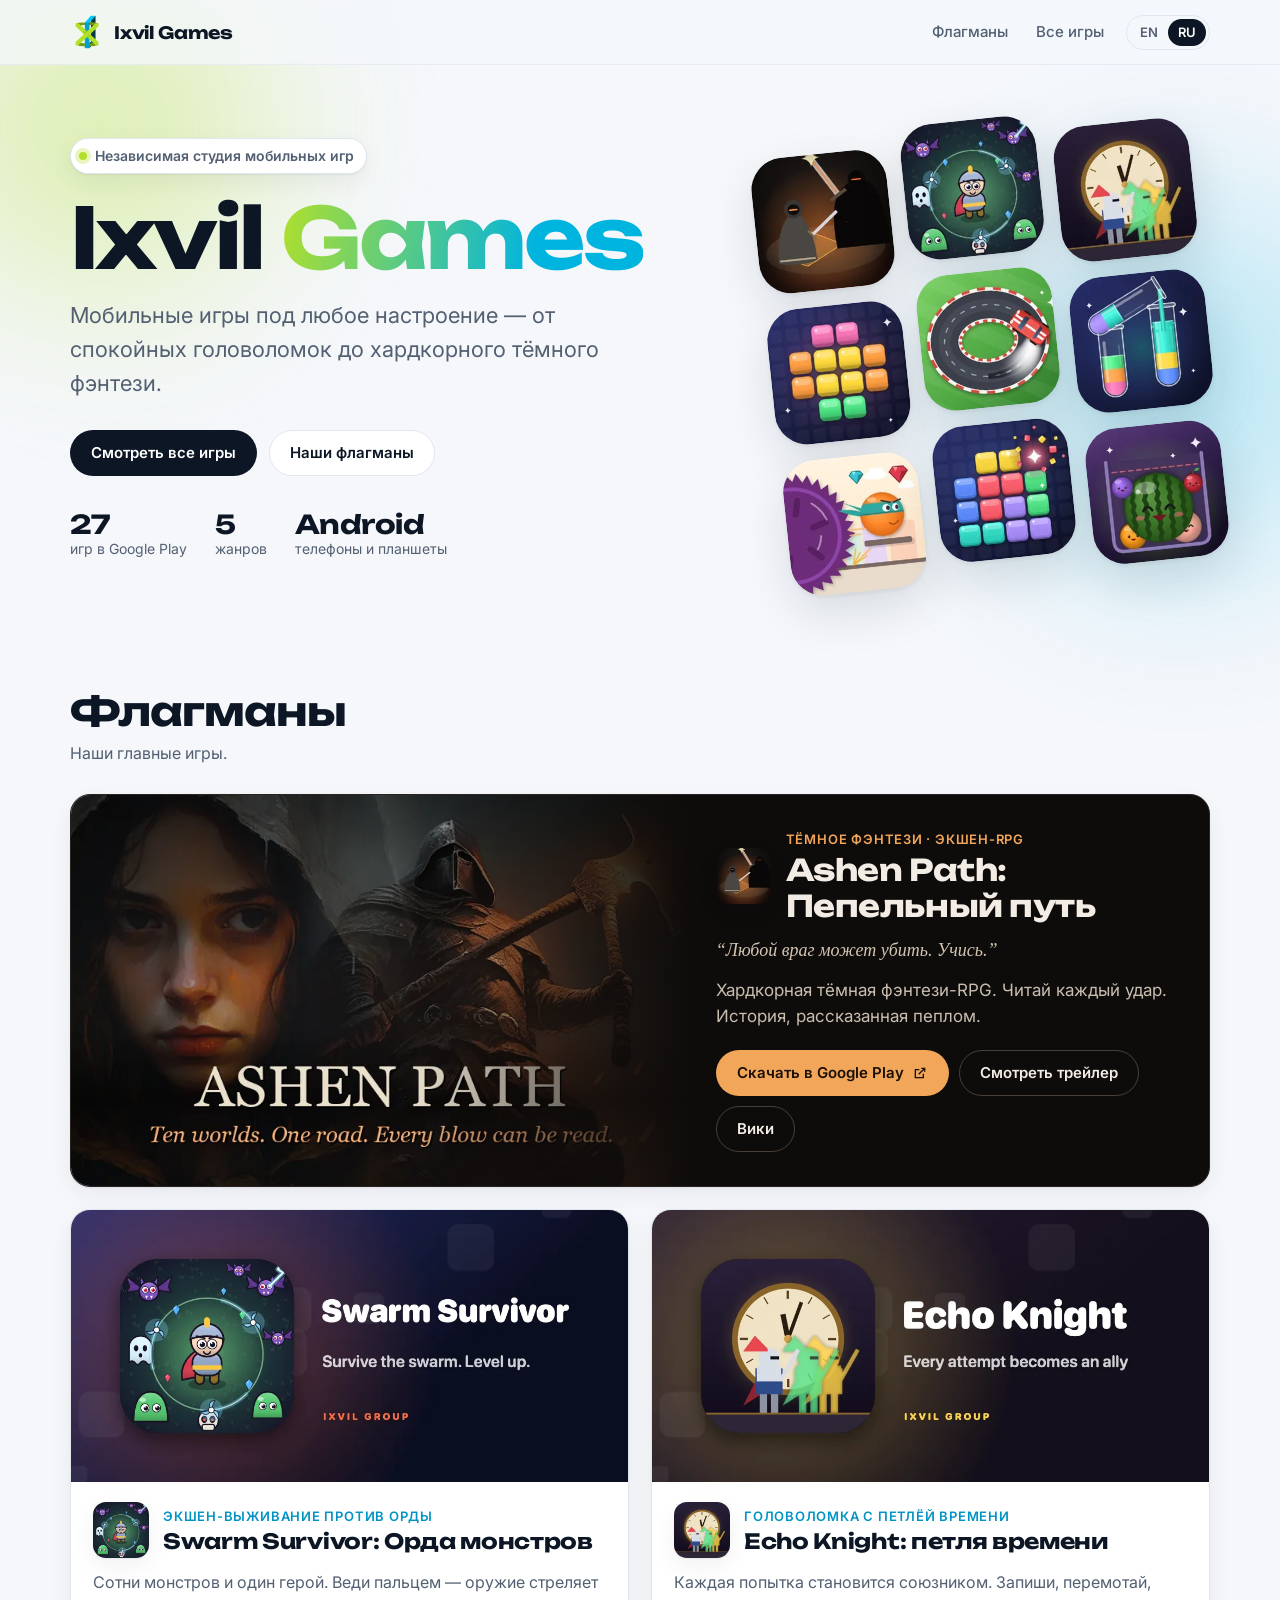
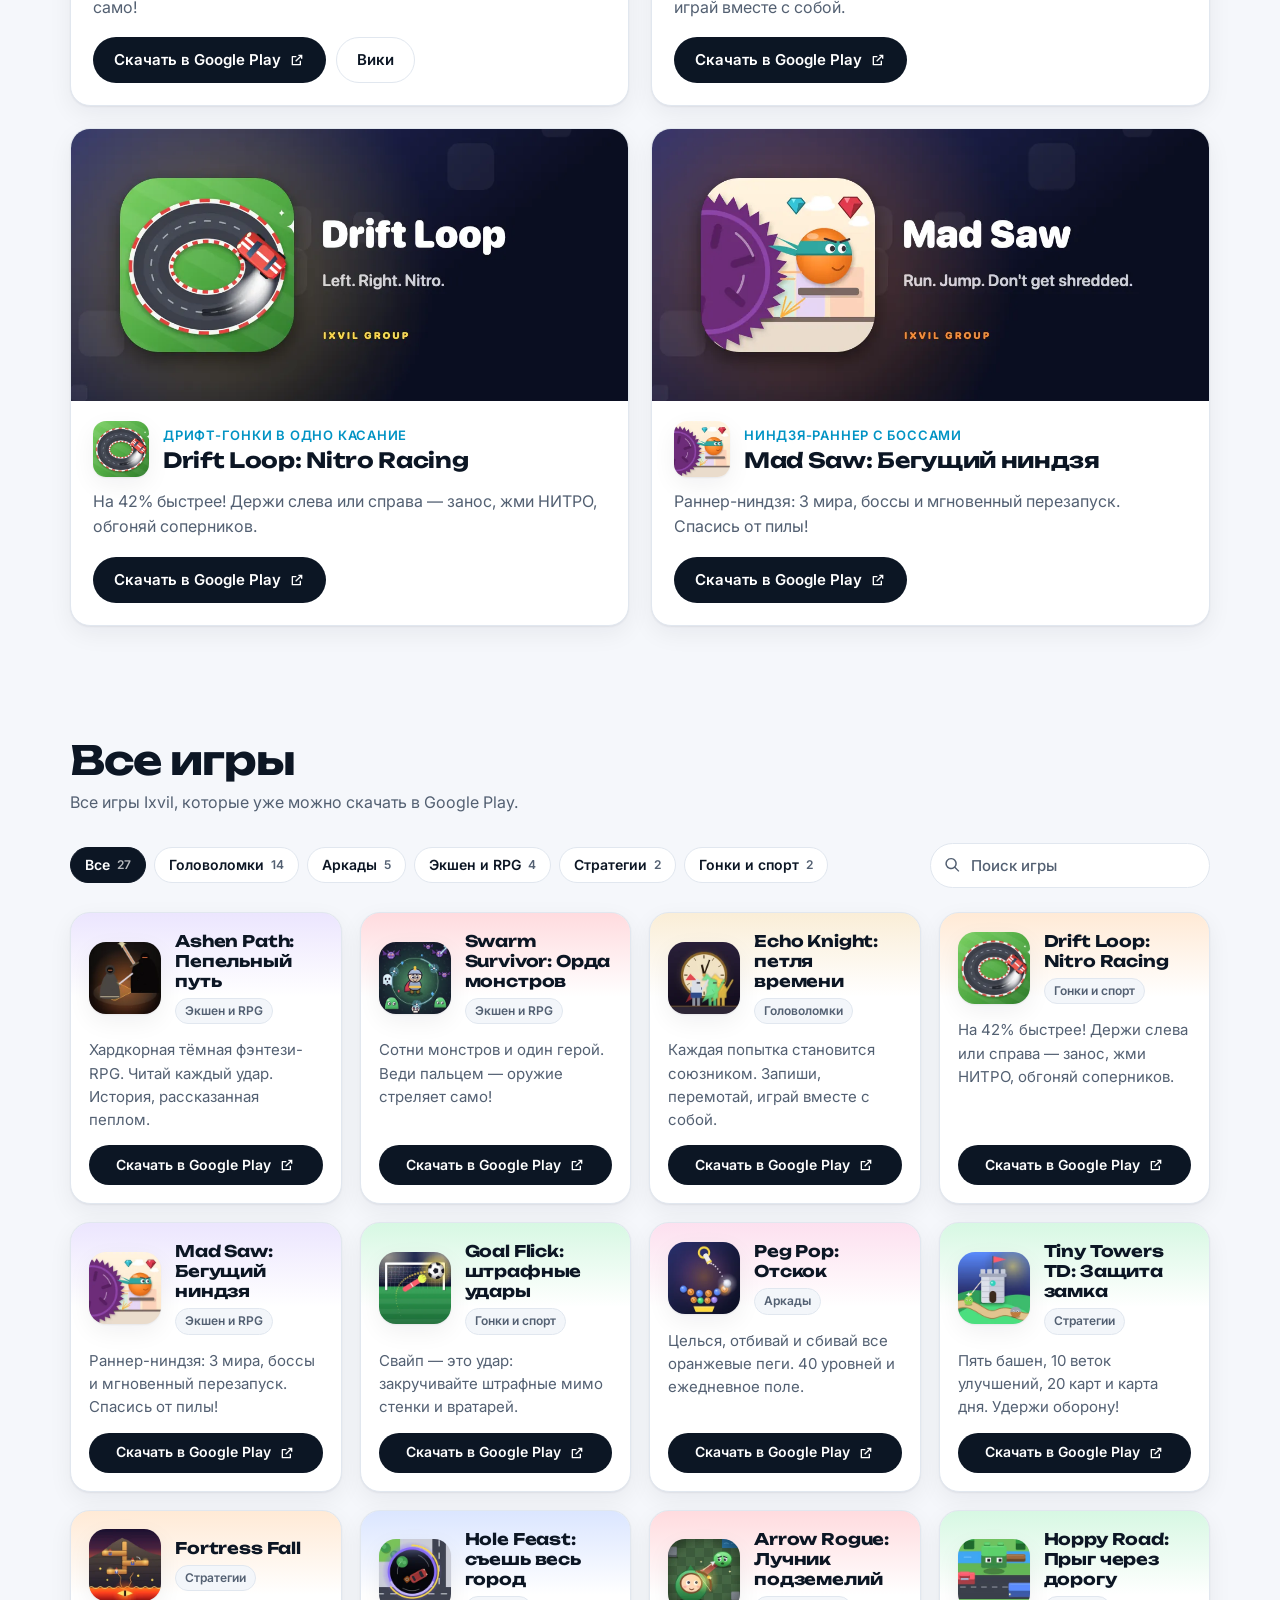
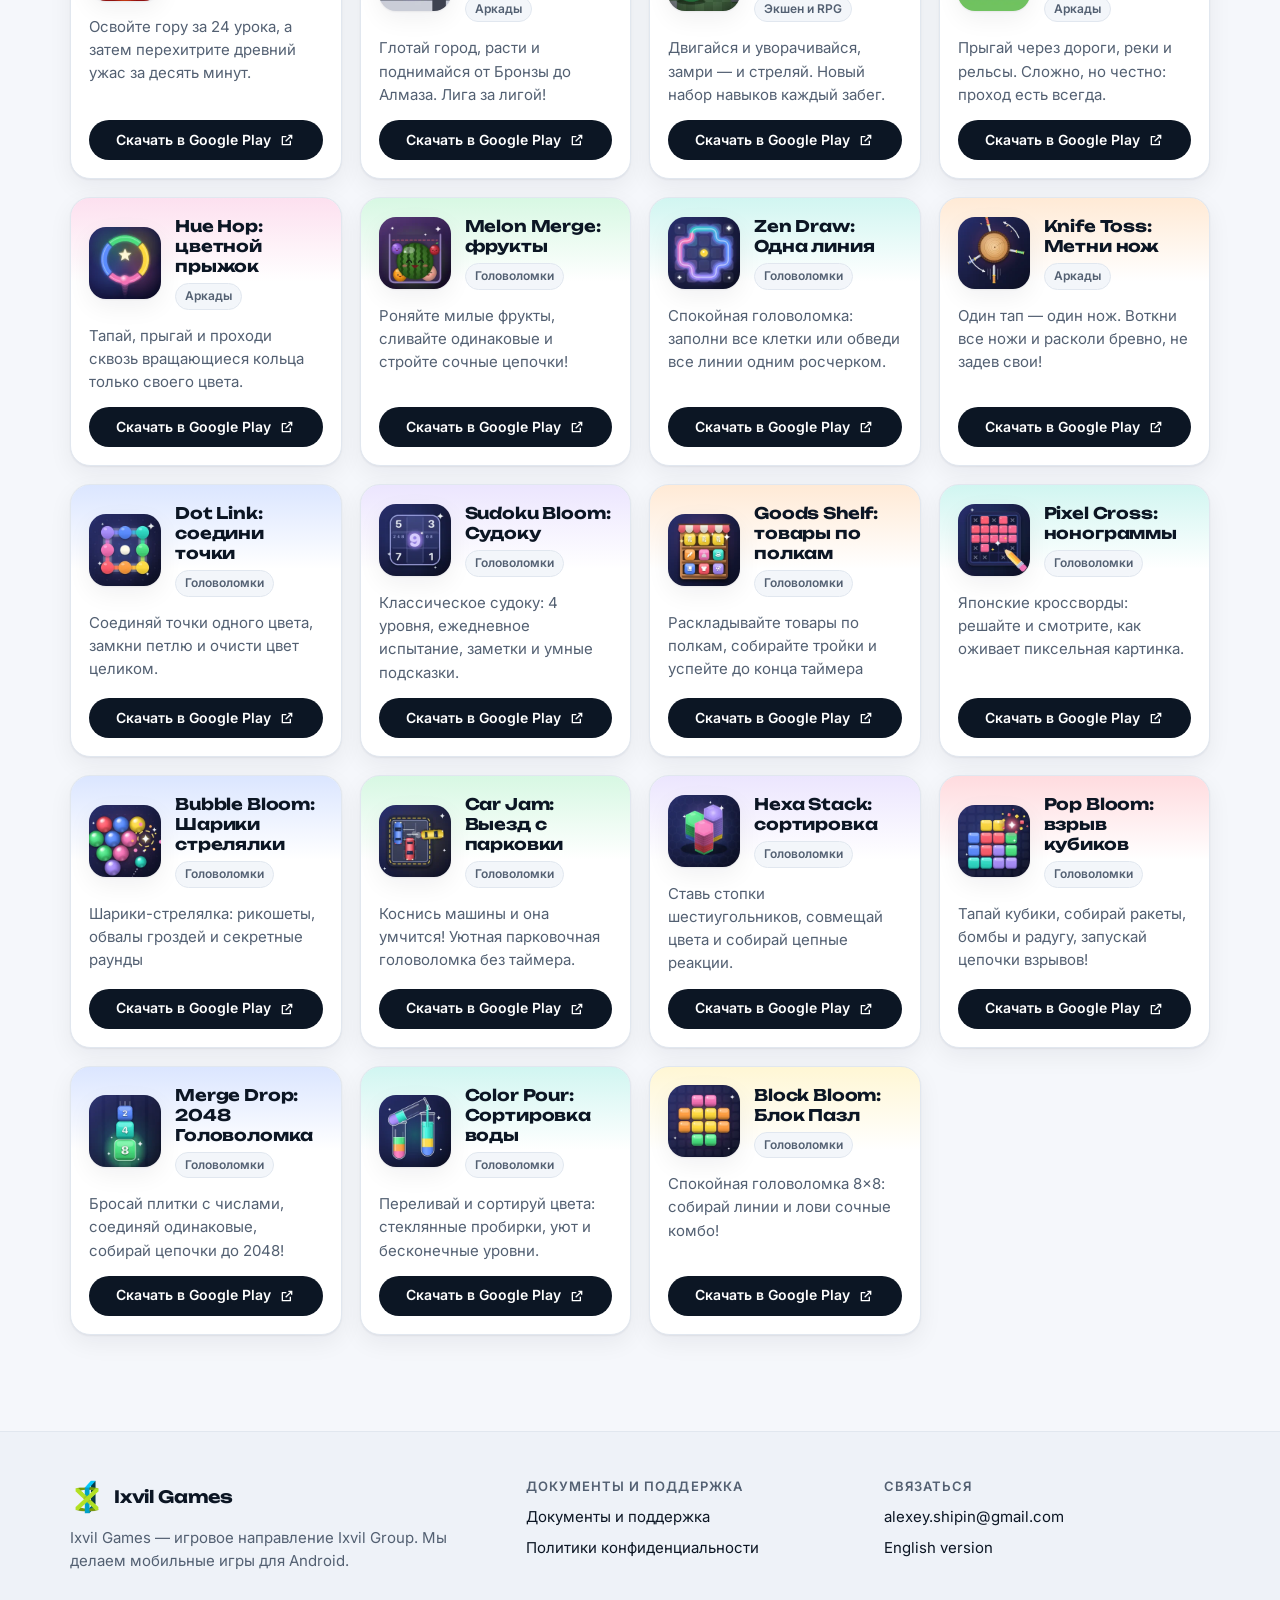
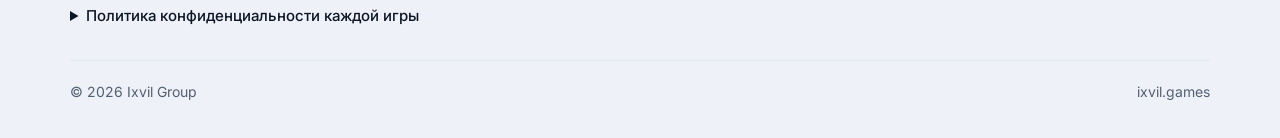
<file: ru/index.html>
<!doctype html>
<html lang="ru">
<head>
<meta charset="utf-8">
<meta name="viewport" content="width=device-width, initial-scale=1">
<title>Ixvil Games — мобильные игры</title>
<meta name="description" content="Ixvil Games делает мобильные игры для Android: тёмное фэнтези, экшен-выживание, дрифт-гонки и спокойные головоломки. 27 игр в Google Play.">

<link rel="canonical" href="https://ixvil.games/ru/">
<link rel="alternate" hreflang="en" href="https://ixvil.games/">
<link rel="alternate" hreflang="ru" href="https://ixvil.games/ru/">
<link rel="alternate" hreflang="x-default" href="https://ixvil.games/">
<meta name="color-scheme" content="light dark">
<meta name="theme-color" content="#f5f7fb" media="(prefers-color-scheme: light)">
<meta name="theme-color" content="#080d15" media="(prefers-color-scheme: dark)">
<link rel="icon" href="../favicon.ico" sizes="any">
<link rel="icon" type="image/png" sizes="32x32" href="../favicon-32.png">
<link rel="apple-touch-icon" href="../apple-touch-icon.png">
<meta property="og:type" content="website">
<meta property="og:site_name" content="Ixvil Games">
<meta property="og:title" content="Ixvil Games — мобильные игры">
<meta property="og:description" content="Ixvil Games делает мобильные игры для Android: тёмное фэнтези, экшен-выживание, дрифт-гонки и спокойные головоломки. 27 игр в Google Play.">
<meta property="og:url" content="https://ixvil.games/ru/">
<meta property="og:image" content="https://ixvil.games/assets/brand/og.png">
<meta property="og:image:width" content="1200">
<meta property="og:image:height" content="630">
<meta property="og:image:alt" content="Ixvil Games">
<meta property="og:locale" content="ru_RU">
<meta property="og:locale:alternate" content="en_US">
<meta name="twitter:card" content="summary_large_image">
<meta name="twitter:title" content="Ixvil Games — мобильные игры">
<meta name="twitter:description" content="Ixvil Games делает мобильные игры для Android: тёмное фэнтези, экшен-выживание, дрифт-гонки и спокойные головоломки. 27 игр в Google Play.">
<meta name="twitter:image" content="https://ixvil.games/assets/brand/og.png">
<link rel="preconnect" href="https://fonts.googleapis.com">
<link rel="preconnect" href="https://fonts.gstatic.com" crossorigin>
<link rel="stylesheet" href="https://fonts.googleapis.com/css2?family=Inter:wght@400;500;600;700&family=Unbounded:wght@600;700&display=swap">
<link rel="stylesheet" href="../assets/site.css?v=bd615ac773">
<script type="application/ld+json">{"@context":"https://schema.org","@graph":[{"@type":"Organization","@id":"https://ixvil.games/#org","name":"Ixvil Games","alternateName":"Ixvil Group","url":"https://ixvil.games/","logo":"https://ixvil.games/assets/brand/logo-512.png","email":"alexey.shipin@gmail.com"},{"@type":"WebSite","@id":"https://ixvil.games/#website","url":"https://ixvil.games/","name":"Ixvil Games","publisher":{"@id":"https://ixvil.games/#org"},"inLanguage":["en","ru"]},{"@type":"ItemList","name":"Игры Ixvil Games в Google Play","url":"https://ixvil.games/ru/","numberOfItems":27,"itemListElement":[{"@type":"ListItem","position":1,"item":{"@type":"MobileApplication","name":"Ashen Path: Пепельный путь","description":"Хардкорная тёмная фэнтези-RPG. Читай каждый удар. История, рассказанная пеплом.","operatingSystem":"Android","applicationCategory":"GameApplication","url":"https://play.google.com/store/apps/details?id=com.ixvil.ashenpath&hl=ru","image":"https://ixvil.games/assets/games/ashenpath.webp","publisher":{"@id":"https://ixvil.games/#org"}}},{"@type":"ListItem","position":2,"item":{"@type":"MobileApplication","name":"Swarm Survivor: Орда монстров","description":"Сотни монстров и один герой. Веди пальцем — оружие стреляет само!","operatingSystem":"Android","applicationCategory":"GameApplication","url":"https://play.google.com/store/apps/details?id=com.ixvil.swarmsurvivor&hl=ru","image":"https://ixvil.games/assets/games/swarmsurvivor.webp","publisher":{"@id":"https://ixvil.games/#org"}}},{"@type":"ListItem","position":3,"item":{"@type":"MobileApplication","name":"Echo Knight: петля времени","description":"Каждая попытка становится союзником. Запиши, перемотай, играй вместе с собой.","operatingSystem":"Android","applicationCategory":"GameApplication","url":"https://play.google.com/store/apps/details?id=com.ixvil.echoknight&hl=ru","image":"https://ixvil.games/assets/games/echoknight.webp","publisher":{"@id":"https://ixvil.games/#org"}}},{"@type":"ListItem","position":4,"item":{"@type":"MobileApplication","name":"Drift Loop: Nitro Racing","description":"На 42% быстрее! Держи слева или справа — занос, жми НИТРО, обгоняй соперников.","operatingSystem":"Android","applicationCategory":"GameApplication","url":"https://play.google.com/store/apps/details?id=com.ixvil.driftloop&hl=ru","image":"https://ixvil.games/assets/games/driftloop.webp","publisher":{"@id":"https://ixvil.games/#org"}}},{"@type":"ListItem","position":5,"item":{"@type":"MobileApplication","name":"Mad Saw: Бегущий ниндзя","description":"Раннер-ниндзя: 3 мира, боссы и мгновенный перезапуск. Спасись от пилы!","operatingSystem":"Android","applicationCategory":"GameApplication","url":"https://play.google.com/store/apps/details?id=com.ixvil.madsaw&hl=ru","image":"https://ixvil.games/assets/games/madsaw.webp","publisher":{"@id":"https://ixvil.games/#org"}}},{"@type":"ListItem","position":6,"item":{"@type":"MobileApplication","name":"Goal Flick: штрафные удары","description":"Свайп — это удар: закручивайте штрафные мимо стенки и вратарей.","operatingSystem":"Android","applicationCategory":"GameApplication","url":"https://play.google.com/store/apps/details?id=com.ixvil.goalflick&hl=ru","image":"https://ixvil.games/assets/games/goalflick.webp","publisher":{"@id":"https://ixvil.games/#org"}}},{"@type":"ListItem","position":7,"item":{"@type":"MobileApplication","name":"Peg Pop: Отскок","description":"Целься, отбивай и сбивай все оранжевые пеги. 40 уровней и ежедневное поле.","operatingSystem":"Android","applicationCategory":"GameApplication","url":"https://play.google.com/store/apps/details?id=com.ixvil.pegpop&hl=ru","image":"https://ixvil.games/assets/games/pegpop.webp","publisher":{"@id":"https://ixvil.games/#org"}}},{"@type":"ListItem","position":8,"item":{"@type":"MobileApplication","name":"Tiny Towers TD: Защита замка","description":"Пять башен, 10 веток улучшений, 20 карт и карта дня. Удержи оборону!","operatingSystem":"Android","applicationCategory":"GameApplication","url":"https://play.google.com/store/apps/details?id=com.ixvil.tinytowers&hl=ru","image":"https://ixvil.games/assets/games/tinytowers.webp","publisher":{"@id":"https://ixvil.games/#org"}}},{"@type":"ListItem","position":9,"item":{"@type":"MobileApplication","name":"Fortress Fall","description":"Освойте гору за 24 урока, а затем перехитрите древний ужас за десять минут.","operatingSystem":"Android","applicationCategory":"GameApplication","url":"https://play.google.com/store/apps/details?id=com.ixvil.fortressfall&hl=ru","image":"https://ixvil.games/assets/games/fortressfall.webp","publisher":{"@id":"https://ixvil.games/#org"}}},{"@type":"ListItem","position":10,"item":{"@type":"MobileApplication","name":"Hole Feast: съешь весь город","description":"Глотай город, расти и поднимайся от Бронзы до Алмаза. Лига за лигой!","operatingSystem":"Android","applicationCategory":"GameApplication","url":"https://play.google.com/store/apps/details?id=com.ixvil.holefeast&hl=ru","image":"https://ixvil.games/assets/games/holefeast.webp","publisher":{"@id":"https://ixvil.games/#org"}}},{"@type":"ListItem","position":11,"item":{"@type":"MobileApplication","name":"Arrow Rogue: Лучник подземелий","description":"Двигайся и уворачивайся, замри — и стреляй. Новый набор навыков каждый забег.","operatingSystem":"Android","applicationCategory":"GameApplication","url":"https://play.google.com/store/apps/details?id=com.ixvil.arrowrogue&hl=ru","image":"https://ixvil.games/assets/games/arrowrogue.webp","publisher":{"@id":"https://ixvil.games/#org"}}},{"@type":"ListItem","position":12,"item":{"@type":"MobileApplication","name":"Hoppy Road: Прыг через дорогу","description":"Прыгай через дороги, реки и рельсы. Сложно, но честно: проход есть всегда.","operatingSystem":"Android","applicationCategory":"GameApplication","url":"https://play.google.com/store/apps/details?id=com.ixvil.hoppyroad&hl=ru","image":"https://ixvil.games/assets/games/hoppyroad.webp","publisher":{"@id":"https://ixvil.games/#org"}}},{"@type":"ListItem","position":13,"item":{"@type":"MobileApplication","name":"Hue Hop: цветной прыжок","description":"Тапай, прыгай и проходи сквозь вращающиеся кольца только своего цвета.","operatingSystem":"Android","applicationCategory":"GameApplication","url":"https://play.google.com/store/apps/details?id=com.ixvil.huehop&hl=ru","image":"https://ixvil.games/assets/games/huehop.webp","publisher":{"@id":"https://ixvil.games/#org"}}},{"@type":"ListItem","position":14,"item":{"@type":"MobileApplication","name":"Melon Merge: фрукты","description":"Роняйте милые фрукты, сливайте одинаковые и стройте сочные цепочки!","operatingSystem":"Android","applicationCategory":"GameApplication","url":"https://play.google.com/store/apps/details?id=com.ixvil.melonmerge&hl=ru","image":"https://ixvil.games/assets/games/melonmerge.webp","publisher":{"@id":"https://ixvil.games/#org"}}},{"@type":"ListItem","position":15,"item":{"@type":"MobileApplication","name":"Zen Draw: Одна линия","description":"Спокойная головоломка: заполни все клетки или обведи все линии одним росчерком.","operatingSystem":"Android","applicationCategory":"GameApplication","url":"https://play.google.com/store/apps/details?id=com.ixvil.zendraw&hl=ru","image":"https://ixvil.games/assets/games/zendraw.webp","publisher":{"@id":"https://ixvil.games/#org"}}},{"@type":"ListItem","position":16,"item":{"@type":"MobileApplication","name":"Knife Toss: Метни нож","description":"Один тап — один нож. Воткни все ножи и расколи бревно, не задев свои!","operatingSystem":"Android","applicationCategory":"GameApplication","url":"https://play.google.com/store/apps/details?id=com.ixvil.knifetoss&hl=ru","image":"https://ixvil.games/assets/games/knifetoss.webp","publisher":{"@id":"https://ixvil.games/#org"}}},{"@type":"ListItem","position":17,"item":{"@type":"MobileApplication","name":"Dot Link: соедини точки","description":"Соединяй точки одного цвета, замкни петлю и очисти цвет целиком.","operatingSystem":"Android","applicationCategory":"GameApplication","url":"https://play.google.com/store/apps/details?id=com.ixvil.dotlink&hl=ru","image":"https://ixvil.games/assets/games/dotlink.webp","publisher":{"@id":"https://ixvil.games/#org"}}},{"@type":"ListItem","position":18,"item":{"@type":"MobileApplication","name":"Sudoku Bloom: Судоку","description":"Классическое судоку: 4 уровня, ежедневное испытание, заметки и умные подсказки.","operatingSystem":"Android","applicationCategory":"GameApplication","url":"https://play.google.com/store/apps/details?id=com.ixvil.sudokubloom&hl=ru","image":"https://ixvil.games/assets/games/sudokubloom.webp","publisher":{"@id":"https://ixvil.games/#org"}}},{"@type":"ListItem","position":19,"item":{"@type":"MobileApplication","name":"Goods Shelf: товары по полкам","description":"Раскладывайте товары по полкам, собирайте тройки и успейте до конца таймера","operatingSystem":"Android","applicationCategory":"GameApplication","url":"https://play.google.com/store/apps/details?id=com.ixvil.goodsshelf&hl=ru","image":"https://ixvil.games/assets/games/goodsshelf.webp","publisher":{"@id":"https://ixvil.games/#org"}}},{"@type":"ListItem","position":20,"item":{"@type":"MobileApplication","name":"Pixel Cross: нонограммы","description":"Японские кроссворды: решайте и смотрите, как оживает пиксельная картинка.","operatingSystem":"Android","applicationCategory":"GameApplication","url":"https://play.google.com/store/apps/details?id=com.ixvil.pixelcross&hl=ru","image":"https://ixvil.games/assets/games/pixelcross.webp","publisher":{"@id":"https://ixvil.games/#org"}}},{"@type":"ListItem","position":21,"item":{"@type":"MobileApplication","name":"Bubble Bloom: Шарики стрелялки","description":"Шарики-стрелялка: рикошеты, обвалы гроздей и секретные раунды","operatingSystem":"Android","applicationCategory":"GameApplication","url":"https://play.google.com/store/apps/details?id=com.ixvil.bubblebloom&hl=ru","image":"https://ixvil.games/assets/games/bubblebloom.webp","publisher":{"@id":"https://ixvil.games/#org"}}},{"@type":"ListItem","position":22,"item":{"@type":"MobileApplication","name":"Car Jam: Выезд с парковки","description":"Коснись машины и она умчится! Уютная парковочная головоломка без таймера.","operatingSystem":"Android","applicationCategory":"GameApplication","url":"https://play.google.com/store/apps/details?id=com.ixvil.carjam&hl=ru","image":"https://ixvil.games/assets/games/carjam.webp","publisher":{"@id":"https://ixvil.games/#org"}}},{"@type":"ListItem","position":23,"item":{"@type":"MobileApplication","name":"Hexa Stack: сортировка","description":"Ставь стопки шестиугольников, совмещай цвета и собирай цепные реакции.","operatingSystem":"Android","applicationCategory":"GameApplication","url":"https://play.google.com/store/apps/details?id=com.ixvil.hexastack&hl=ru","image":"https://ixvil.games/assets/games/hexastack.webp","publisher":{"@id":"https://ixvil.games/#org"}}},{"@type":"ListItem","position":24,"item":{"@type":"MobileApplication","name":"Pop Bloom: взрыв кубиков","description":"Тапай кубики, собирай ракеты, бомбы и радугу, запускай цепочки взрывов!","operatingSystem":"Android","applicationCategory":"GameApplication","url":"https://play.google.com/store/apps/details?id=com.ixvil.popbloom&hl=ru","image":"https://ixvil.games/assets/games/popbloom.webp","publisher":{"@id":"https://ixvil.games/#org"}}},{"@type":"ListItem","position":25,"item":{"@type":"MobileApplication","name":"Merge Drop: 2048 Головоломка","description":"Бросай плитки с числами, соединяй одинаковые, собирай цепочки до 2048!","operatingSystem":"Android","applicationCategory":"GameApplication","url":"https://play.google.com/store/apps/details?id=com.ixvil.mergedrop&hl=ru","image":"https://ixvil.games/assets/games/mergedrop.webp","publisher":{"@id":"https://ixvil.games/#org"}}},{"@type":"ListItem","position":26,"item":{"@type":"MobileApplication","name":"Color Pour: Сортировка воды","description":"Переливай и сортируй цвета: стеклянные пробирки, уют и бесконечные уровни.","operatingSystem":"Android","applicationCategory":"GameApplication","url":"https://play.google.com/store/apps/details?id=com.ixvil.colorpour&hl=ru","image":"https://ixvil.games/assets/games/colorpour.webp","publisher":{"@id":"https://ixvil.games/#org"}}},{"@type":"ListItem","position":27,"item":{"@type":"MobileApplication","name":"Block Bloom: Блок Пазл","description":"Спокойная головоломка 8×8: собирай линии и лови сочные комбо!","operatingSystem":"Android","applicationCategory":"GameApplication","url":"https://play.google.com/store/apps/details?id=com.ixvil.blockbloom&hl=ru","image":"https://ixvil.games/assets/games/blockbloom.webp","publisher":{"@id":"https://ixvil.games/#org"}}}]}]}</script>
</head>
<body>
<a class="skip" href="#games">Перейти к играм</a>
<header class="top">
  <div class="wrap">
    <a class="brand" href="./" aria-label="Ixvil Games"><img src="../assets/brand/mark.webp" width="34" height="34" alt=""><span>Ixvil Games</span></a>
    <nav class="nav" aria-label="Main">
      <a class="nav-link" href="#featured">Флагманы</a>
      <a class="nav-link" href="#games">Все игры</a>
      <div class="lang" role="group" aria-label="Language"><a href="../?lang=en" hreflang="en" lang="en" data-setlang="en">EN</a><span aria-current="true">RU</span></div>
    </nav>
  </div>
</header>
<main>
<section class="hero">
  <div class="wrap">
    <div>
      <span class="eyebrow"><i></i>Независимая студия мобильных игр</span>
      <h1>Ixvil <span class="grad">Games</span></h1>
      <p class="pitch">Мобильные игры под любое настроение — от спокойных головоломок до хардкорного тёмного фэнтези.</p>
      <div class="cta">
        <a class="btn btn-play" href="#games">Смотреть все игры</a>
        <a class="btn btn-ghost" href="#featured">Наши флагманы</a>
      </div>
      <ul class="stats">
        <li><b>27</b><span>игр в Google Play</span></li>
        <li><b>5</b><span>жанров</span></li>
        <li><b>Android</b><span>телефоны и планшеты</span></li>
      </ul>
    </div>
    <div class="mosaic" aria-hidden="true"><img src="../assets/games/ashenpath.webp" width="192" height="192" alt="" decoding="async"><img src="../assets/games/swarmsurvivor.webp" width="192" height="192" alt="" decoding="async"><img src="../assets/games/echoknight.webp" width="192" height="192" alt="" decoding="async"><img src="../assets/games/blockbloom.webp" width="192" height="192" alt="" decoding="async"><img src="../assets/games/driftloop.webp" width="192" height="192" alt="" decoding="async"><img src="../assets/games/colorpour.webp" width="192" height="192" alt="" decoding="async"><img src="../assets/games/madsaw.webp" width="192" height="192" alt="" decoding="async"><img src="../assets/games/popbloom.webp" width="192" height="192" alt="" decoding="async"><img src="../assets/games/melonmerge.webp" width="192" height="192" alt="" decoding="async"></div>
  </div>
</section>
<section class="section" id="featured" aria-labelledby="featured-h">
  <div class="wrap">
    <div class="section-head"><div><h2 id="featured-h">Флагманы</h2><p>Наши главные игры.</p></div></div>
    <div class="feat-grid">
<article class="feat spot" style="--accent:#A78BFA">
  <div class="art"><img src="../assets/games/ashenpath-feature.webp" width="1024" height="500" alt="Ashen Path: Пепельный путь" loading="eager" decoding="async"></div>
  <div class="body">
    <div class="id"><img src="../assets/games/ashenpath.webp" width="56" height="56" alt="" loading="lazy" decoding="async">
      <div><div class="kicker">Тёмное фэнтези · экшен-RPG</div><h3>Ashen Path: Пепельный путь</h3></div></div>
    <p class="quote">“Любой враг может убить. Учись.”</p>
    <p class="desc">Хардкорная тёмная фэнтези-RPG. Читай каждый удар. История, рассказанная пеплом.</p>
    <div class="actions"><a class="btn btn-play" href="https://play.google.com/store/apps/details?id=com.ixvil.ashenpath&amp;hl=ru" target="_blank" rel="noopener" aria-label="Скачать в Google Play: Ashen Path: Пепельный путь">Скачать в Google Play <svg viewBox="0 0 24 24" aria-hidden="true"><path fill="currentColor" d="M14 4h6v6h-2V7.41l-7.29 7.3-1.42-1.42L16.59 6H14V4zM5 6h6v2H6v10h10v-5h2v6a1 1 0 0 1-1 1H5a1 1 0 0 1-1-1V7a1 1 0 0 1 1-1z"/></svg></a><a class="btn btn-ghost" href="https://youtu.be/tPe5_J67nJk" target="_blank" rel="noopener">Смотреть трейлер</a><a class="btn btn-ghost" href="https://ashenpath.ixvil.games/" target="_blank" rel="noopener" aria-label="Вики: Ashen Path">Вики</a></div>
  </div>
</article>
<article class="feat" style="--accent:#FF5C6C">
  <div class="art"><img src="../assets/games/swarmsurvivor-feature.webp" width="1024" height="500" alt="Swarm Survivor: Орда монстров" loading="lazy" decoding="async"></div>
  <div class="body">
    <div class="id"><img src="../assets/games/swarmsurvivor.webp" width="56" height="56" alt="" loading="lazy" decoding="async">
      <div><div class="kicker">Экшен-выживание против орды</div><h3>Swarm Survivor: Орда монстров</h3></div></div>
    
    <p class="desc">Сотни монстров и один герой. Веди пальцем — оружие стреляет само!</p>
    <div class="actions"><a class="btn btn-play" href="https://play.google.com/store/apps/details?id=com.ixvil.swarmsurvivor&amp;hl=ru" target="_blank" rel="noopener" aria-label="Скачать в Google Play: Swarm Survivor: Орда монстров">Скачать в Google Play <svg viewBox="0 0 24 24" aria-hidden="true"><path fill="currentColor" d="M14 4h6v6h-2V7.41l-7.29 7.3-1.42-1.42L16.59 6H14V4zM5 6h6v2H6v10h10v-5h2v6a1 1 0 0 1-1 1H5a1 1 0 0 1-1-1V7a1 1 0 0 1 1-1z"/></svg></a><a class="btn btn-ghost" href="https://swarm.ixvil.games/" target="_blank" rel="noopener" aria-label="Вики: Swarm Survivor">Вики</a></div>
  </div>
</article>
<article class="feat" style="--accent:#E8B04A">
  <div class="art"><img src="../assets/games/echoknight-feature.webp" width="1024" height="500" alt="Echo Knight: петля времени" loading="lazy" decoding="async"></div>
  <div class="body">
    <div class="id"><img src="../assets/games/echoknight.webp" width="56" height="56" alt="" loading="lazy" decoding="async">
      <div><div class="kicker">Головоломка с петлёй времени</div><h3>Echo Knight: петля времени</h3></div></div>
    
    <p class="desc">Каждая попытка становится союзником. Запиши, перемотай, играй вместе с собой.</p>
    <div class="actions"><a class="btn btn-play" href="https://play.google.com/store/apps/details?id=com.ixvil.echoknight&amp;hl=ru" target="_blank" rel="noopener" aria-label="Скачать в Google Play: Echo Knight: петля времени">Скачать в Google Play <svg viewBox="0 0 24 24" aria-hidden="true"><path fill="currentColor" d="M14 4h6v6h-2V7.41l-7.29 7.3-1.42-1.42L16.59 6H14V4zM5 6h6v2H6v10h10v-5h2v6a1 1 0 0 1-1 1H5a1 1 0 0 1-1-1V7a1 1 0 0 1 1-1z"/></svg></a></div>
  </div>
</article>
<article class="feat" style="--accent:#FF9F43">
  <div class="art"><img src="../assets/games/driftloop-feature.webp" width="1024" height="500" alt="Drift Loop: Nitro Racing" loading="lazy" decoding="async"></div>
  <div class="body">
    <div class="id"><img src="../assets/games/driftloop.webp" width="56" height="56" alt="" loading="lazy" decoding="async">
      <div><div class="kicker">Дрифт-гонки в одно касание</div><h3>Drift Loop: Nitro Racing</h3></div></div>
    
    <p class="desc">На 42% быстрее! Держи слева или справа — занос, жми НИТРО, обгоняй соперников.</p>
    <div class="actions"><a class="btn btn-play" href="https://play.google.com/store/apps/details?id=com.ixvil.driftloop&amp;hl=ru" target="_blank" rel="noopener" aria-label="Скачать в Google Play: Drift Loop: Nitro Racing">Скачать в Google Play <svg viewBox="0 0 24 24" aria-hidden="true"><path fill="currentColor" d="M14 4h6v6h-2V7.41l-7.29 7.3-1.42-1.42L16.59 6H14V4zM5 6h6v2H6v10h10v-5h2v6a1 1 0 0 1-1 1H5a1 1 0 0 1-1-1V7a1 1 0 0 1 1-1z"/></svg></a></div>
  </div>
</article>
<article class="feat" style="--accent:#A78BFA">
  <div class="art"><img src="../assets/games/madsaw-feature.webp" width="1024" height="500" alt="Mad Saw: Бегущий ниндзя" loading="lazy" decoding="async"></div>
  <div class="body">
    <div class="id"><img src="../assets/games/madsaw.webp" width="56" height="56" alt="" loading="lazy" decoding="async">
      <div><div class="kicker">Ниндзя-раннер с боссами</div><h3>Mad Saw: Бегущий ниндзя</h3></div></div>
    
    <p class="desc">Раннер-ниндзя: 3 мира, боссы и мгновенный перезапуск. Спасись от пилы!</p>
    <div class="actions"><a class="btn btn-play" href="https://play.google.com/store/apps/details?id=com.ixvil.madsaw&amp;hl=ru" target="_blank" rel="noopener" aria-label="Скачать в Google Play: Mad Saw: Бегущий ниндзя">Скачать в Google Play <svg viewBox="0 0 24 24" aria-hidden="true"><path fill="currentColor" d="M14 4h6v6h-2V7.41l-7.29 7.3-1.42-1.42L16.59 6H14V4zM5 6h6v2H6v10h10v-5h2v6a1 1 0 0 1-1 1H5a1 1 0 0 1-1-1V7a1 1 0 0 1 1-1z"/></svg></a></div>
  </div>
</article>
    </div>
  </div>
</section>
<section class="section" id="games" aria-labelledby="games-h">
  <div class="wrap">
    <div class="section-head"><div><h2 id="games-h">Все игры</h2><p>Все игры Ixvil, которые уже можно скачать в Google Play.</p></div></div>
    <div class="filters" id="filters" hidden>
      <div class="chips" role="group" aria-label="Genre"><button type="button" class="chip" data-genre="all" aria-pressed="true">Все <small>27</small></button><button type="button" class="chip" data-genre="puzzle" aria-pressed="false">Головоломки <small>14</small></button><button type="button" class="chip" data-genre="arcade" aria-pressed="false">Аркады <small>5</small></button><button type="button" class="chip" data-genre="action" aria-pressed="false">Экшен и RPG <small>4</small></button><button type="button" class="chip" data-genre="strategy" aria-pressed="false">Стратегии <small>2</small></button><button type="button" class="chip" data-genre="sports" aria-pressed="false">Гонки и спорт <small>2</small></button></div>
      <label class="search"><svg viewBox="0 0 24 24" aria-hidden="true"><path fill="currentColor" d="M10 2a8 8 0 0 1 6.32 12.9l5.39 5.4-1.41 1.4-5.4-5.39A8 8 0 1 1 10 2zm0 2a6 6 0 1 0 0 12 6 6 0 0 0 0-12z"/></svg><input id="q" type="search" placeholder="Поиск игры" aria-label="Поиск игры" autocomplete="off"></label>
    </div>
    <ul class="grid" id="grid">
<li class="card" data-genre="action" data-q="ashen path: пепельный путь ashen path хардкорная тёмная фэнтези-rpg. читай каждый удар. история, рассказанная пеплом. экшен и rpg" style="--accent:#A78BFA">
  <div class="id"><img src="../assets/games/ashenpath.webp" width="72" height="72" alt="" loading="lazy" decoding="async">
    <div><h3>Ashen Path: Пепельный путь</h3><span class="tag">Экшен и RPG</span></div></div>
  <p class="desc">Хардкорная тёмная фэнтези-RPG. Читай каждый удар. История, рассказанная пеплом.</p>
  <a class="btn btn-play btn-sm" href="https://play.google.com/store/apps/details?id=com.ixvil.ashenpath&amp;hl=ru" target="_blank" rel="noopener" aria-label="Скачать в Google Play: Ashen Path: Пепельный путь">Скачать в Google Play <svg viewBox="0 0 24 24" aria-hidden="true"><path fill="currentColor" d="M14 4h6v6h-2V7.41l-7.29 7.3-1.42-1.42L16.59 6H14V4zM5 6h6v2H6v10h10v-5h2v6a1 1 0 0 1-1 1H5a1 1 0 0 1-1-1V7a1 1 0 0 1 1-1z"/></svg></a>
</li>
<li class="card" data-genre="action" data-q="swarm survivor: орда монстров swarm survivor сотни монстров и один герой. веди пальцем — оружие стреляет само! экшен и rpg" style="--accent:#FF5C6C">
  <div class="id"><img src="../assets/games/swarmsurvivor.webp" width="72" height="72" alt="" loading="lazy" decoding="async">
    <div><h3>Swarm Survivor: Орда монстров</h3><span class="tag">Экшен и RPG</span></div></div>
  <p class="desc">Сотни монстров и один герой. Веди пальцем — оружие стреляет само!</p>
  <a class="btn btn-play btn-sm" href="https://play.google.com/store/apps/details?id=com.ixvil.swarmsurvivor&amp;hl=ru" target="_blank" rel="noopener" aria-label="Скачать в Google Play: Swarm Survivor: Орда монстров">Скачать в Google Play <svg viewBox="0 0 24 24" aria-hidden="true"><path fill="currentColor" d="M14 4h6v6h-2V7.41l-7.29 7.3-1.42-1.42L16.59 6H14V4zM5 6h6v2H6v10h10v-5h2v6a1 1 0 0 1-1 1H5a1 1 0 0 1-1-1V7a1 1 0 0 1 1-1z"/></svg></a>
</li>
<li class="card" data-genre="puzzle" data-q="echo knight: петля времени echo knight каждая попытка становится союзником. запиши, перемотай, играй вместе с собой. головоломки" style="--accent:#E8B04A">
  <div class="id"><img src="../assets/games/echoknight.webp" width="72" height="72" alt="" loading="lazy" decoding="async">
    <div><h3>Echo Knight: петля времени</h3><span class="tag">Головоломки</span></div></div>
  <p class="desc">Каждая попытка становится союзником. Запиши, перемотай, играй вместе с собой.</p>
  <a class="btn btn-play btn-sm" href="https://play.google.com/store/apps/details?id=com.ixvil.echoknight&amp;hl=ru" target="_blank" rel="noopener" aria-label="Скачать в Google Play: Echo Knight: петля времени">Скачать в Google Play <svg viewBox="0 0 24 24" aria-hidden="true"><path fill="currentColor" d="M14 4h6v6h-2V7.41l-7.29 7.3-1.42-1.42L16.59 6H14V4zM5 6h6v2H6v10h10v-5h2v6a1 1 0 0 1-1 1H5a1 1 0 0 1-1-1V7a1 1 0 0 1 1-1z"/></svg></a>
</li>
<li class="card" data-genre="sports" data-q="drift loop: nitro racing drift loop на 42% быстрее! держи слева или справа — занос, жми нитро, обгоняй соперников. гонки и спорт" style="--accent:#FF9F43">
  <div class="id"><img src="../assets/games/driftloop.webp" width="72" height="72" alt="" loading="lazy" decoding="async">
    <div><h3>Drift Loop: Nitro Racing</h3><span class="tag">Гонки и спорт</span></div></div>
  <p class="desc">На 42% быстрее! Держи слева или справа — занос, жми НИТРО, обгоняй соперников.</p>
  <a class="btn btn-play btn-sm" href="https://play.google.com/store/apps/details?id=com.ixvil.driftloop&amp;hl=ru" target="_blank" rel="noopener" aria-label="Скачать в Google Play: Drift Loop: Nitro Racing">Скачать в Google Play <svg viewBox="0 0 24 24" aria-hidden="true"><path fill="currentColor" d="M14 4h6v6h-2V7.41l-7.29 7.3-1.42-1.42L16.59 6H14V4zM5 6h6v2H6v10h10v-5h2v6a1 1 0 0 1-1 1H5a1 1 0 0 1-1-1V7a1 1 0 0 1 1-1z"/></svg></a>
</li>
<li class="card" data-genre="action" data-q="mad saw: бегущий ниндзя mad saw раннер-ниндзя: 3 мира, боссы и мгновенный перезапуск. спасись от пилы! экшен и rpg" style="--accent:#A78BFA">
  <div class="id"><img src="../assets/games/madsaw.webp" width="72" height="72" alt="" loading="lazy" decoding="async">
    <div><h3>Mad Saw: Бегущий ниндзя</h3><span class="tag">Экшен и RPG</span></div></div>
  <p class="desc">Раннер-ниндзя: 3 мира, боссы и мгновенный перезапуск. Спасись от пилы!</p>
  <a class="btn btn-play btn-sm" href="https://play.google.com/store/apps/details?id=com.ixvil.madsaw&amp;hl=ru" target="_blank" rel="noopener" aria-label="Скачать в Google Play: Mad Saw: Бегущий ниндзя">Скачать в Google Play <svg viewBox="0 0 24 24" aria-hidden="true"><path fill="currentColor" d="M14 4h6v6h-2V7.41l-7.29 7.3-1.42-1.42L16.59 6H14V4zM5 6h6v2H6v10h10v-5h2v6a1 1 0 0 1-1 1H5a1 1 0 0 1-1-1V7a1 1 0 0 1 1-1z"/></svg></a>
</li>
<li class="card" data-genre="sports" data-q="goal flick: штрафные удары goal flick свайп — это удар: закручивайте штрафные мимо стенки и вратарей. гонки и спорт" style="--accent:#4ADE80">
  <div class="id"><img src="../assets/games/goalflick.webp" width="72" height="72" alt="" loading="lazy" decoding="async">
    <div><h3>Goal Flick: штрафные удары</h3><span class="tag">Гонки и спорт</span></div></div>
  <p class="desc">Свайп — это удар: закручивайте штрафные мимо стенки и вратарей.</p>
  <a class="btn btn-play btn-sm" href="https://play.google.com/store/apps/details?id=com.ixvil.goalflick&amp;hl=ru" target="_blank" rel="noopener" aria-label="Скачать в Google Play: Goal Flick: штрафные удары">Скачать в Google Play <svg viewBox="0 0 24 24" aria-hidden="true"><path fill="currentColor" d="M14 4h6v6h-2V7.41l-7.29 7.3-1.42-1.42L16.59 6H14V4zM5 6h6v2H6v10h10v-5h2v6a1 1 0 0 1-1 1H5a1 1 0 0 1-1-1V7a1 1 0 0 1 1-1z"/></svg></a>
</li>
<li class="card" data-genre="arcade" data-q="peg pop: отскок peg pop целься, отбивай и сбивай все оранжевые пеги. 40 уровней и ежедневное поле. аркады" style="--accent:#F472B6">
  <div class="id"><img src="../assets/games/pegpop.webp" width="72" height="72" alt="" loading="lazy" decoding="async">
    <div><h3>Peg Pop: Отскок</h3><span class="tag">Аркады</span></div></div>
  <p class="desc">Целься, отбивай и сбивай все оранжевые пеги. 40 уровней и ежедневное поле.</p>
  <a class="btn btn-play btn-sm" href="https://play.google.com/store/apps/details?id=com.ixvil.pegpop&amp;hl=ru" target="_blank" rel="noopener" aria-label="Скачать в Google Play: Peg Pop: Отскок">Скачать в Google Play <svg viewBox="0 0 24 24" aria-hidden="true"><path fill="currentColor" d="M14 4h6v6h-2V7.41l-7.29 7.3-1.42-1.42L16.59 6H14V4zM5 6h6v2H6v10h10v-5h2v6a1 1 0 0 1-1 1H5a1 1 0 0 1-1-1V7a1 1 0 0 1 1-1z"/></svg></a>
</li>
<li class="card" data-genre="strategy" data-q="tiny towers td: защита замка tiny towers td пять башен, 10 веток улучшений, 20 карт и карта дня. удержи оборону! стратегии" style="--accent:#4ADE80">
  <div class="id"><img src="../assets/games/tinytowers.webp" width="72" height="72" alt="" loading="lazy" decoding="async">
    <div><h3>Tiny Towers TD: Защита замка</h3><span class="tag">Стратегии</span></div></div>
  <p class="desc">Пять башен, 10 веток улучшений, 20 карт и карта дня. Удержи оборону!</p>
  <a class="btn btn-play btn-sm" href="https://play.google.com/store/apps/details?id=com.ixvil.tinytowers&amp;hl=ru" target="_blank" rel="noopener" aria-label="Скачать в Google Play: Tiny Towers TD: Защита замка">Скачать в Google Play <svg viewBox="0 0 24 24" aria-hidden="true"><path fill="currentColor" d="M14 4h6v6h-2V7.41l-7.29 7.3-1.42-1.42L16.59 6H14V4zM5 6h6v2H6v10h10v-5h2v6a1 1 0 0 1-1 1H5a1 1 0 0 1-1-1V7a1 1 0 0 1 1-1z"/></svg></a>
</li>
<li class="card" data-genre="strategy" data-q="fortress fall fortress fall освойте гору за 24 урока, а затем перехитрите древний ужас за десять минут. стратегии" style="--accent:#FF9F43">
  <div class="id"><img src="../assets/games/fortressfall.webp" width="72" height="72" alt="" loading="lazy" decoding="async">
    <div><h3>Fortress Fall</h3><span class="tag">Стратегии</span></div></div>
  <p class="desc">Освойте гору за 24 урока, а затем перехитрите древний ужас за десять минут.</p>
  <a class="btn btn-play btn-sm" href="https://play.google.com/store/apps/details?id=com.ixvil.fortressfall&amp;hl=ru" target="_blank" rel="noopener" aria-label="Скачать в Google Play: Fortress Fall">Скачать в Google Play <svg viewBox="0 0 24 24" aria-hidden="true"><path fill="currentColor" d="M14 4h6v6h-2V7.41l-7.29 7.3-1.42-1.42L16.59 6H14V4zM5 6h6v2H6v10h10v-5h2v6a1 1 0 0 1-1 1H5a1 1 0 0 1-1-1V7a1 1 0 0 1 1-1z"/></svg></a>
</li>
<li class="card" data-genre="arcade" data-q="hole feast: съешь весь город hole feast глотай город, расти и поднимайся от бронзы до алмаза. лига за лигой! аркады" style="--accent:#5B8CFF">
  <div class="id"><img src="../assets/games/holefeast.webp" width="72" height="72" alt="" loading="lazy" decoding="async">
    <div><h3>Hole Feast: съешь весь город</h3><span class="tag">Аркады</span></div></div>
  <p class="desc">Глотай город, расти и поднимайся от Бронзы до Алмаза. Лига за лигой!</p>
  <a class="btn btn-play btn-sm" href="https://play.google.com/store/apps/details?id=com.ixvil.holefeast&amp;hl=ru" target="_blank" rel="noopener" aria-label="Скачать в Google Play: Hole Feast: съешь весь город">Скачать в Google Play <svg viewBox="0 0 24 24" aria-hidden="true"><path fill="currentColor" d="M14 4h6v6h-2V7.41l-7.29 7.3-1.42-1.42L16.59 6H14V4zM5 6h6v2H6v10h10v-5h2v6a1 1 0 0 1-1 1H5a1 1 0 0 1-1-1V7a1 1 0 0 1 1-1z"/></svg></a>
</li>
<li class="card" data-genre="action" data-q="arrow rogue: лучник подземелий arrow rogue двигайся и уворачивайся, замри — и стреляй. новый набор навыков каждый забег. экшен и rpg" style="--accent:#FF5C6C">
  <div class="id"><img src="../assets/games/arrowrogue.webp" width="72" height="72" alt="" loading="lazy" decoding="async">
    <div><h3>Arrow Rogue: Лучник подземелий</h3><span class="tag">Экшен и RPG</span></div></div>
  <p class="desc">Двигайся и уворачивайся, замри — и стреляй. Новый набор навыков каждый забег.</p>
  <a class="btn btn-play btn-sm" href="https://play.google.com/store/apps/details?id=com.ixvil.arrowrogue&amp;hl=ru" target="_blank" rel="noopener" aria-label="Скачать в Google Play: Arrow Rogue: Лучник подземелий">Скачать в Google Play <svg viewBox="0 0 24 24" aria-hidden="true"><path fill="currentColor" d="M14 4h6v6h-2V7.41l-7.29 7.3-1.42-1.42L16.59 6H14V4zM5 6h6v2H6v10h10v-5h2v6a1 1 0 0 1-1 1H5a1 1 0 0 1-1-1V7a1 1 0 0 1 1-1z"/></svg></a>
</li>
<li class="card" data-genre="arcade" data-q="hoppy road: прыг через дорогу hoppy road прыгай через дороги, реки и рельсы. сложно, но честно: проход есть всегда. аркады" style="--accent:#4ADE80">
  <div class="id"><img src="../assets/games/hoppyroad.webp" width="72" height="72" alt="" loading="lazy" decoding="async">
    <div><h3>Hoppy Road: Прыг через дорогу</h3><span class="tag">Аркады</span></div></div>
  <p class="desc">Прыгай через дороги, реки и рельсы. Сложно, но честно: проход есть всегда.</p>
  <a class="btn btn-play btn-sm" href="https://play.google.com/store/apps/details?id=com.ixvil.hoppyroad&amp;hl=ru" target="_blank" rel="noopener" aria-label="Скачать в Google Play: Hoppy Road: Прыг через дорогу">Скачать в Google Play <svg viewBox="0 0 24 24" aria-hidden="true"><path fill="currentColor" d="M14 4h6v6h-2V7.41l-7.29 7.3-1.42-1.42L16.59 6H14V4zM5 6h6v2H6v10h10v-5h2v6a1 1 0 0 1-1 1H5a1 1 0 0 1-1-1V7a1 1 0 0 1 1-1z"/></svg></a>
</li>
<li class="card" data-genre="arcade" data-q="hue hop: цветной прыжок hue hop тапай, прыгай и проходи сквозь вращающиеся кольца только своего цвета. аркады" style="--accent:#F472B6">
  <div class="id"><img src="../assets/games/huehop.webp" width="72" height="72" alt="" loading="lazy" decoding="async">
    <div><h3>Hue Hop: цветной прыжок</h3><span class="tag">Аркады</span></div></div>
  <p class="desc">Тапай, прыгай и проходи сквозь вращающиеся кольца только своего цвета.</p>
  <a class="btn btn-play btn-sm" href="https://play.google.com/store/apps/details?id=com.ixvil.huehop&amp;hl=ru" target="_blank" rel="noopener" aria-label="Скачать в Google Play: Hue Hop: цветной прыжок">Скачать в Google Play <svg viewBox="0 0 24 24" aria-hidden="true"><path fill="currentColor" d="M14 4h6v6h-2V7.41l-7.29 7.3-1.42-1.42L16.59 6H14V4zM5 6h6v2H6v10h10v-5h2v6a1 1 0 0 1-1 1H5a1 1 0 0 1-1-1V7a1 1 0 0 1 1-1z"/></svg></a>
</li>
<li class="card" data-genre="puzzle" data-q="melon merge: фрукты melon merge роняйте милые фрукты, сливайте одинаковые и стройте сочные цепочки! головоломки" style="--accent:#4ADE80">
  <div class="id"><img src="../assets/games/melonmerge.webp" width="72" height="72" alt="" loading="lazy" decoding="async">
    <div><h3>Melon Merge: фрукты</h3><span class="tag">Головоломки</span></div></div>
  <p class="desc">Роняйте милые фрукты, сливайте одинаковые и стройте сочные цепочки!</p>
  <a class="btn btn-play btn-sm" href="https://play.google.com/store/apps/details?id=com.ixvil.melonmerge&amp;hl=ru" target="_blank" rel="noopener" aria-label="Скачать в Google Play: Melon Merge: фрукты">Скачать в Google Play <svg viewBox="0 0 24 24" aria-hidden="true"><path fill="currentColor" d="M14 4h6v6h-2V7.41l-7.29 7.3-1.42-1.42L16.59 6H14V4zM5 6h6v2H6v10h10v-5h2v6a1 1 0 0 1-1 1H5a1 1 0 0 1-1-1V7a1 1 0 0 1 1-1z"/></svg></a>
</li>
<li class="card" data-genre="puzzle" data-q="zen draw: одна линия zen draw спокойная головоломка: заполни все клетки или обведи все линии одним росчерком. головоломки" style="--accent:#2DD4BF">
  <div class="id"><img src="../assets/games/zendraw.webp" width="72" height="72" alt="" loading="lazy" decoding="async">
    <div><h3>Zen Draw: Одна линия</h3><span class="tag">Головоломки</span></div></div>
  <p class="desc">Спокойная головоломка: заполни все клетки или обведи все линии одним росчерком.</p>
  <a class="btn btn-play btn-sm" href="https://play.google.com/store/apps/details?id=com.ixvil.zendraw&amp;hl=ru" target="_blank" rel="noopener" aria-label="Скачать в Google Play: Zen Draw: Одна линия">Скачать в Google Play <svg viewBox="0 0 24 24" aria-hidden="true"><path fill="currentColor" d="M14 4h6v6h-2V7.41l-7.29 7.3-1.42-1.42L16.59 6H14V4zM5 6h6v2H6v10h10v-5h2v6a1 1 0 0 1-1 1H5a1 1 0 0 1-1-1V7a1 1 0 0 1 1-1z"/></svg></a>
</li>
<li class="card" data-genre="arcade" data-q="knife toss: метни нож knife toss один тап — один нож. воткни все ножи и расколи бревно, не задев свои! аркады" style="--accent:#FF9F43">
  <div class="id"><img src="../assets/games/knifetoss.webp" width="72" height="72" alt="" loading="lazy" decoding="async">
    <div><h3>Knife Toss: Метни нож</h3><span class="tag">Аркады</span></div></div>
  <p class="desc">Один тап — один нож. Воткни все ножи и расколи бревно, не задев свои!</p>
  <a class="btn btn-play btn-sm" href="https://play.google.com/store/apps/details?id=com.ixvil.knifetoss&amp;hl=ru" target="_blank" rel="noopener" aria-label="Скачать в Google Play: Knife Toss: Метни нож">Скачать в Google Play <svg viewBox="0 0 24 24" aria-hidden="true"><path fill="currentColor" d="M14 4h6v6h-2V7.41l-7.29 7.3-1.42-1.42L16.59 6H14V4zM5 6h6v2H6v10h10v-5h2v6a1 1 0 0 1-1 1H5a1 1 0 0 1-1-1V7a1 1 0 0 1 1-1z"/></svg></a>
</li>
<li class="card" data-genre="puzzle" data-q="dot link: соедини точки dot link соединяй точки одного цвета, замкни петлю и очисти цвет целиком. головоломки" style="--accent:#5B8CFF">
  <div class="id"><img src="../assets/games/dotlink.webp" width="72" height="72" alt="" loading="lazy" decoding="async">
    <div><h3>Dot Link: соедини точки</h3><span class="tag">Головоломки</span></div></div>
  <p class="desc">Соединяй точки одного цвета, замкни петлю и очисти цвет целиком.</p>
  <a class="btn btn-play btn-sm" href="https://play.google.com/store/apps/details?id=com.ixvil.dotlink&amp;hl=ru" target="_blank" rel="noopener" aria-label="Скачать в Google Play: Dot Link: соедини точки">Скачать в Google Play <svg viewBox="0 0 24 24" aria-hidden="true"><path fill="currentColor" d="M14 4h6v6h-2V7.41l-7.29 7.3-1.42-1.42L16.59 6H14V4zM5 6h6v2H6v10h10v-5h2v6a1 1 0 0 1-1 1H5a1 1 0 0 1-1-1V7a1 1 0 0 1 1-1z"/></svg></a>
</li>
<li class="card" data-genre="puzzle" data-q="sudoku bloom: судоку sudoku bloom классическое судоку: 4 уровня, ежедневное испытание, заметки и умные подсказки. головоломки" style="--accent:#A78BFA">
  <div class="id"><img src="../assets/games/sudokubloom.webp" width="72" height="72" alt="" loading="lazy" decoding="async">
    <div><h3>Sudoku Bloom: Судоку</h3><span class="tag">Головоломки</span></div></div>
  <p class="desc">Классическое судоку: 4 уровня, ежедневное испытание, заметки и умные подсказки.</p>
  <a class="btn btn-play btn-sm" href="https://play.google.com/store/apps/details?id=com.ixvil.sudokubloom&amp;hl=ru" target="_blank" rel="noopener" aria-label="Скачать в Google Play: Sudoku Bloom: Судоку">Скачать в Google Play <svg viewBox="0 0 24 24" aria-hidden="true"><path fill="currentColor" d="M14 4h6v6h-2V7.41l-7.29 7.3-1.42-1.42L16.59 6H14V4zM5 6h6v2H6v10h10v-5h2v6a1 1 0 0 1-1 1H5a1 1 0 0 1-1-1V7a1 1 0 0 1 1-1z"/></svg></a>
</li>
<li class="card" data-genre="puzzle" data-q="goods shelf: товары по полкам goods shelf раскладывайте товары по полкам, собирайте тройки и успейте до конца таймера головоломки" style="--accent:#FF9F43">
  <div class="id"><img src="../assets/games/goodsshelf.webp" width="72" height="72" alt="" loading="lazy" decoding="async">
    <div><h3>Goods Shelf: товары по полкам</h3><span class="tag">Головоломки</span></div></div>
  <p class="desc">Раскладывайте товары по полкам, собирайте тройки и успейте до конца таймера</p>
  <a class="btn btn-play btn-sm" href="https://play.google.com/store/apps/details?id=com.ixvil.goodsshelf&amp;hl=ru" target="_blank" rel="noopener" aria-label="Скачать в Google Play: Goods Shelf: товары по полкам">Скачать в Google Play <svg viewBox="0 0 24 24" aria-hidden="true"><path fill="currentColor" d="M14 4h6v6h-2V7.41l-7.29 7.3-1.42-1.42L16.59 6H14V4zM5 6h6v2H6v10h10v-5h2v6a1 1 0 0 1-1 1H5a1 1 0 0 1-1-1V7a1 1 0 0 1 1-1z"/></svg></a>
</li>
<li class="card" data-genre="puzzle" data-q="pixel cross: нонограммы pixel cross японские кроссворды: решайте и смотрите, как оживает пиксельная картинка. головоломки" style="--accent:#2DD4BF">
  <div class="id"><img src="../assets/games/pixelcross.webp" width="72" height="72" alt="" loading="lazy" decoding="async">
    <div><h3>Pixel Cross: нонограммы</h3><span class="tag">Головоломки</span></div></div>
  <p class="desc">Японские кроссворды: решайте и смотрите, как оживает пиксельная картинка.</p>
  <a class="btn btn-play btn-sm" href="https://play.google.com/store/apps/details?id=com.ixvil.pixelcross&amp;hl=ru" target="_blank" rel="noopener" aria-label="Скачать в Google Play: Pixel Cross: нонограммы">Скачать в Google Play <svg viewBox="0 0 24 24" aria-hidden="true"><path fill="currentColor" d="M14 4h6v6h-2V7.41l-7.29 7.3-1.42-1.42L16.59 6H14V4zM5 6h6v2H6v10h10v-5h2v6a1 1 0 0 1-1 1H5a1 1 0 0 1-1-1V7a1 1 0 0 1 1-1z"/></svg></a>
</li>
<li class="card" data-genre="puzzle" data-q="bubble bloom: шарики стрелялки bubble bloom шарики-стрелялка: рикошеты, обвалы гроздей и секретные раунды головоломки" style="--accent:#5B8CFF">
  <div class="id"><img src="../assets/games/bubblebloom.webp" width="72" height="72" alt="" loading="lazy" decoding="async">
    <div><h3>Bubble Bloom: Шарики стрелялки</h3><span class="tag">Головоломки</span></div></div>
  <p class="desc">Шарики-стрелялка: рикошеты, обвалы гроздей и секретные раунды</p>
  <a class="btn btn-play btn-sm" href="https://play.google.com/store/apps/details?id=com.ixvil.bubblebloom&amp;hl=ru" target="_blank" rel="noopener" aria-label="Скачать в Google Play: Bubble Bloom: Шарики стрелялки">Скачать в Google Play <svg viewBox="0 0 24 24" aria-hidden="true"><path fill="currentColor" d="M14 4h6v6h-2V7.41l-7.29 7.3-1.42-1.42L16.59 6H14V4zM5 6h6v2H6v10h10v-5h2v6a1 1 0 0 1-1 1H5a1 1 0 0 1-1-1V7a1 1 0 0 1 1-1z"/></svg></a>
</li>
<li class="card" data-genre="puzzle" data-q="car jam: выезд с парковки car jam коснись машины и она умчится! уютная парковочная головоломка без таймера. головоломки" style="--accent:#4ADE80">
  <div class="id"><img src="../assets/games/carjam.webp" width="72" height="72" alt="" loading="lazy" decoding="async">
    <div><h3>Car Jam: Выезд с парковки</h3><span class="tag">Головоломки</span></div></div>
  <p class="desc">Коснись машины и она умчится! Уютная парковочная головоломка без таймера.</p>
  <a class="btn btn-play btn-sm" href="https://play.google.com/store/apps/details?id=com.ixvil.carjam&amp;hl=ru" target="_blank" rel="noopener" aria-label="Скачать в Google Play: Car Jam: Выезд с парковки">Скачать в Google Play <svg viewBox="0 0 24 24" aria-hidden="true"><path fill="currentColor" d="M14 4h6v6h-2V7.41l-7.29 7.3-1.42-1.42L16.59 6H14V4zM5 6h6v2H6v10h10v-5h2v6a1 1 0 0 1-1 1H5a1 1 0 0 1-1-1V7a1 1 0 0 1 1-1z"/></svg></a>
</li>
<li class="card" data-genre="puzzle" data-q="hexa stack: сортировка hexa stack ставь стопки шестиугольников, совмещай цвета и собирай цепные реакции. головоломки" style="--accent:#A78BFA">
  <div class="id"><img src="../assets/games/hexastack.webp" width="72" height="72" alt="" loading="lazy" decoding="async">
    <div><h3>Hexa Stack: сортировка</h3><span class="tag">Головоломки</span></div></div>
  <p class="desc">Ставь стопки шестиугольников, совмещай цвета и собирай цепные реакции.</p>
  <a class="btn btn-play btn-sm" href="https://play.google.com/store/apps/details?id=com.ixvil.hexastack&amp;hl=ru" target="_blank" rel="noopener" aria-label="Скачать в Google Play: Hexa Stack: сортировка">Скачать в Google Play <svg viewBox="0 0 24 24" aria-hidden="true"><path fill="currentColor" d="M14 4h6v6h-2V7.41l-7.29 7.3-1.42-1.42L16.59 6H14V4zM5 6h6v2H6v10h10v-5h2v6a1 1 0 0 1-1 1H5a1 1 0 0 1-1-1V7a1 1 0 0 1 1-1z"/></svg></a>
</li>
<li class="card" data-genre="puzzle" data-q="pop bloom: взрыв кубиков pop bloom тапай кубики, собирай ракеты, бомбы и радугу, запускай цепочки взрывов! головоломки" style="--accent:#FF5C6C">
  <div class="id"><img src="../assets/games/popbloom.webp" width="72" height="72" alt="" loading="lazy" decoding="async">
    <div><h3>Pop Bloom: взрыв кубиков</h3><span class="tag">Головоломки</span></div></div>
  <p class="desc">Тапай кубики, собирай ракеты, бомбы и радугу, запускай цепочки взрывов!</p>
  <a class="btn btn-play btn-sm" href="https://play.google.com/store/apps/details?id=com.ixvil.popbloom&amp;hl=ru" target="_blank" rel="noopener" aria-label="Скачать в Google Play: Pop Bloom: взрыв кубиков">Скачать в Google Play <svg viewBox="0 0 24 24" aria-hidden="true"><path fill="currentColor" d="M14 4h6v6h-2V7.41l-7.29 7.3-1.42-1.42L16.59 6H14V4zM5 6h6v2H6v10h10v-5h2v6a1 1 0 0 1-1 1H5a1 1 0 0 1-1-1V7a1 1 0 0 1 1-1z"/></svg></a>
</li>
<li class="card" data-genre="puzzle" data-q="merge drop: 2048 головоломка merge drop бросай плитки с числами, соединяй одинаковые, собирай цепочки до 2048! головоломки" style="--accent:#5B8CFF">
  <div class="id"><img src="../assets/games/mergedrop.webp" width="72" height="72" alt="" loading="lazy" decoding="async">
    <div><h3>Merge Drop: 2048 Головоломка</h3><span class="tag">Головоломки</span></div></div>
  <p class="desc">Бросай плитки с числами, соединяй одинаковые, собирай цепочки до 2048!</p>
  <a class="btn btn-play btn-sm" href="https://play.google.com/store/apps/details?id=com.ixvil.mergedrop&amp;hl=ru" target="_blank" rel="noopener" aria-label="Скачать в Google Play: Merge Drop: 2048 Головоломка">Скачать в Google Play <svg viewBox="0 0 24 24" aria-hidden="true"><path fill="currentColor" d="M14 4h6v6h-2V7.41l-7.29 7.3-1.42-1.42L16.59 6H14V4zM5 6h6v2H6v10h10v-5h2v6a1 1 0 0 1-1 1H5a1 1 0 0 1-1-1V7a1 1 0 0 1 1-1z"/></svg></a>
</li>
<li class="card" data-genre="puzzle" data-q="color pour: сортировка воды color pour переливай и сортируй цвета: стеклянные пробирки, уют и бесконечные уровни. головоломки" style="--accent:#2DD4BF">
  <div class="id"><img src="../assets/games/colorpour.webp" width="72" height="72" alt="" loading="lazy" decoding="async">
    <div><h3>Color Pour: Сортировка воды</h3><span class="tag">Головоломки</span></div></div>
  <p class="desc">Переливай и сортируй цвета: стеклянные пробирки, уют и бесконечные уровни.</p>
  <a class="btn btn-play btn-sm" href="https://play.google.com/store/apps/details?id=com.ixvil.colorpour&amp;hl=ru" target="_blank" rel="noopener" aria-label="Скачать в Google Play: Color Pour: Сортировка воды">Скачать в Google Play <svg viewBox="0 0 24 24" aria-hidden="true"><path fill="currentColor" d="M14 4h6v6h-2V7.41l-7.29 7.3-1.42-1.42L16.59 6H14V4zM5 6h6v2H6v10h10v-5h2v6a1 1 0 0 1-1 1H5a1 1 0 0 1-1-1V7a1 1 0 0 1 1-1z"/></svg></a>
</li>
<li class="card" data-genre="puzzle" data-q="block bloom: блок пазл block bloom спокойная головоломка 8×8: собирай линии и лови сочные комбо! головоломки" style="--accent:#FFD93D">
  <div class="id"><img src="../assets/games/blockbloom.webp" width="72" height="72" alt="" loading="lazy" decoding="async">
    <div><h3>Block Bloom: Блок Пазл</h3><span class="tag">Головоломки</span></div></div>
  <p class="desc">Спокойная головоломка 8×8: собирай линии и лови сочные комбо!</p>
  <a class="btn btn-play btn-sm" href="https://play.google.com/store/apps/details?id=com.ixvil.blockbloom&amp;hl=ru" target="_blank" rel="noopener" aria-label="Скачать в Google Play: Block Bloom: Блок Пазл">Скачать в Google Play <svg viewBox="0 0 24 24" aria-hidden="true"><path fill="currentColor" d="M14 4h6v6h-2V7.41l-7.29 7.3-1.42-1.42L16.59 6H14V4zM5 6h6v2H6v10h10v-5h2v6a1 1 0 0 1-1 1H5a1 1 0 0 1-1-1V7a1 1 0 0 1 1-1z"/></svg></a>
</li>
    </ul>
    <p class="empty" id="empty" hidden>Ничего не нашлось. Попробуйте другое слово или жанр.</p>
  </div>
</section>
</main>
<footer class="foot">
  <div class="wrap">
    <div class="cols">
      <div>
        <a class="brand" href="./"><img src="../assets/brand/mark.webp" width="34" height="34" alt="" loading="lazy"><span>Ixvil Games</span></a>
        <p>Ixvil Games — игровое направление Ixvil Group. Мы делаем мобильные игры для Android.</p>
      </div>
      <div>
        <h4>Документы и поддержка</h4>
        <ul>
          <li><a href="https://ixvil.github.io/ixvil-legal/" hreflang="en">Документы и поддержка</a></li>
          <li><a href="#policies">Политики конфиденциальности</a></li>
        </ul>
      </div>
      <div>
        <h4>Связаться</h4>
        <ul>
          <li><a href="mailto:alexey.shipin@gmail.com">alexey.shipin@gmail.com</a></li>
          
          <li><a href="../?lang=en" data-setlang="en" hreflang="en">English version</a></li>
        </ul>
      </div>
      <div class="policies" id="policies">
        <details>
          <summary>Политика конфиденциальности каждой игры</summary>
          <ul><li><a href="https://ixvil.github.io/ixvil-legal/arrowrogue.html" hreflang="en">Arrow Rogue</a></li><li><a href="https://ixvil.github.io/ixvil-legal/ashenpath.html" hreflang="en">Ashen Path</a></li><li><a href="https://ixvil.github.io/ixvil-legal/blockbloom.html" hreflang="en">Block Bloom</a></li><li><a href="https://ixvil.github.io/ixvil-legal/bubblebloom.html" hreflang="en">Bubble Bloom</a></li><li><a href="https://ixvil.github.io/ixvil-legal/carjam.html" hreflang="en">Car Jam</a></li><li><a href="https://ixvil.github.io/ixvil-legal/colorpour.html" hreflang="en">Color Pour</a></li><li><a href="https://ixvil.github.io/ixvil-legal/dotlink.html" hreflang="en">Dot Link</a></li><li><a href="https://ixvil.github.io/ixvil-legal/driftloop.html" hreflang="en">Drift Loop</a></li><li><a href="https://ixvil.github.io/ixvil-legal/echoknight.html" hreflang="en">Echo Knight</a></li><li><a href="https://ixvil.github.io/ixvil-legal/fortressfall.html" hreflang="en">Fortress Fall</a></li><li><a href="https://ixvil.github.io/ixvil-legal/goalflick.html" hreflang="en">Goal Flick</a></li><li><a href="https://ixvil.github.io/ixvil-legal/goodsshelf.html" hreflang="en">Goods Shelf</a></li><li><a href="https://ixvil.github.io/ixvil-legal/hexastack.html" hreflang="en">Hexa Stack</a></li><li><a href="https://ixvil.github.io/ixvil-legal/holefeast.html" hreflang="en">Hole Feast</a></li><li><a href="https://ixvil.github.io/ixvil-legal/hoppyroad.html" hreflang="en">Hoppy Road</a></li><li><a href="https://ixvil.github.io/ixvil-legal/huehop.html" hreflang="en">Hue Hop</a></li><li><a href="https://ixvil.github.io/ixvil-legal/knifetoss.html" hreflang="en">Knife Toss</a></li><li><a href="https://ixvil.github.io/ixvil-legal/madsaw.html" hreflang="en">Mad Saw</a></li><li><a href="https://ixvil.github.io/ixvil-legal/melonmerge.html" hreflang="en">Melon Merge</a></li><li><a href="https://ixvil.github.io/ixvil-legal/mergedrop.html" hreflang="en">Merge Drop</a></li><li><a href="https://ixvil.github.io/ixvil-legal/pegpop.html" hreflang="en">Peg Pop</a></li><li><a href="https://ixvil.github.io/ixvil-legal/pixelcross.html" hreflang="en">Pixel Cross</a></li><li><a href="https://ixvil.github.io/ixvil-legal/popbloom.html" hreflang="en">Pop Bloom</a></li><li><a href="https://ixvil.github.io/ixvil-legal/sudokubloom.html" hreflang="en">Sudoku Bloom</a></li><li><a href="https://ixvil.github.io/ixvil-legal/swarmsurvivor.html" hreflang="en">Swarm Survivor</a></li><li><a href="https://ixvil.github.io/ixvil-legal/tinytowers.html" hreflang="en">Tiny Towers TD</a></li><li><a href="https://ixvil.github.io/ixvil-legal/zendraw.html" hreflang="en">Zen Draw</a></li></ul>
        </details>
      </div>
    </div>
    <div class="copy"><span>© 2026 Ixvil Group</span><span>ixvil.games</span></div>
  </div>
</footer>
<script src="../assets/site.js?v=bd615ac773" defer></script>
</body>
</html>
</file>
<file: assets/site.css>
/* Ixvil Games landing. Static, no framework. Theme follows prefers-color-scheme. */
:root {
  color-scheme: light dark;
  --bg: #f5f7fb;
  --bg-2: #eef2f8;
  --surface: #ffffff;
  --surface-2: #f3f6fa;
  --text: #0c1624;
  --muted: #536072;
  --line: #e1e7ef;
  --lime: #7fb514;
  --lime-strong: #b2e02a;
  --cyan: #0093c4;
  --cyan-strong: #00b4e0;
  --btn-bg: #0c1624;
  --btn-fg: #ffffff;
  --btn-hover: #1d2b40;
  --chip-on-bg: #0c1624;
  --chip-on-fg: #ffffff;
  --shadow: 0 1px 2px rgba(12, 22, 36, .06), 0 8px 24px rgba(12, 22, 36, .06);
  --shadow-lg: 0 2px 4px rgba(12, 22, 36, .06), 0 18px 48px rgba(12, 22, 36, .12);
  --radius: 20px;
  --radius-sm: 14px;
  --font: "Inter", system-ui, -apple-system, "Segoe UI", Roboto, sans-serif;
  --display: "Unbounded", "Inter", system-ui, sans-serif;
  --wrap: 1180px;
  --gutter: 20px;
}
@media (prefers-color-scheme: dark) {
  :root {
    --bg: #080d15;
    --bg-2: #0c131e;
    --surface: #111a27;
    --surface-2: #162131;
    --text: #edf2f8;
    --muted: #97a4b6;
    --line: #213045;
    --lime: #b2e02a;
    --cyan: #2cc4ef;
    --btn-bg: #b2e02a;
    --btn-fg: #0b1404;
    --btn-hover: #c4ef45;
    --chip-on-bg: #edf2f8;
    --chip-on-fg: #0b111a;
    --shadow: 0 1px 2px rgba(0, 0, 0, .3), 0 8px 24px rgba(0, 0, 0, .25);
    --shadow-lg: 0 2px 4px rgba(0, 0, 0, .3), 0 18px 48px rgba(0, 0, 0, .4);
  }
}

*, *::before, *::after { box-sizing: border-box; }
[hidden] { display: none !important; }
html { -webkit-text-size-adjust: 100%; scroll-behavior: smooth; }
@media (prefers-reduced-motion: reduce) { html { scroll-behavior: auto; } }
body {
  margin: 0;
  background: var(--bg);
  color: var(--text);
  font: 400 16px/1.55 var(--font);
  overflow-x: hidden;
  -webkit-font-smoothing: antialiased;
}
img { display: block; max-width: 100%; height: auto; }
a { color: inherit; }
h1, h2, h3 { margin: 0; line-height: 1.15; }
p { margin: 0; }
.wrap { width: 100%; max-width: var(--wrap); margin: 0 auto; padding: 0 var(--gutter); }
.skip { position: absolute; left: -999px; top: 8px; background: var(--surface); padding: 8px 12px; border-radius: 8px; z-index: 10; }
.skip:focus { left: 8px; }
:focus-visible { outline: 3px solid var(--cyan); outline-offset: 2px; border-radius: 6px; }

/* ---------- header ---------- */
.top {
  position: sticky; top: 0; z-index: 5;
  background: color-mix(in srgb, var(--bg) 82%, transparent);
  backdrop-filter: saturate(1.4) blur(14px);
  -webkit-backdrop-filter: saturate(1.4) blur(14px);
  border-bottom: 1px solid color-mix(in srgb, var(--line) 70%, transparent);
}
.top .wrap { display: flex; align-items: center; gap: 16px; height: 64px; }
.brand { display: flex; align-items: center; gap: 10px; text-decoration: none; font: 700 17px/1 var(--display); letter-spacing: -.01em; white-space: nowrap; }
.brand img { width: 34px; height: 34px; }
.nav { margin-left: auto; display: flex; align-items: center; gap: 4px; }
.nav a { text-decoration: none; color: var(--muted); font-weight: 500; font-size: 15px; padding: 8px 12px; border-radius: 999px; }
.nav a:hover { color: var(--text); background: var(--surface-2); }
.lang { display: inline-flex; border: 1px solid var(--line); border-radius: 999px; padding: 3px; margin-left: 6px; }
.lang a, .lang span { font: 600 13px/1 var(--font); padding: 7px 10px; border-radius: 999px; text-decoration: none; color: var(--muted); }
.lang span { background: var(--chip-on-bg); color: var(--chip-on-fg); }
.lang a:hover { color: var(--text); background: var(--surface-2); }
@media (max-width: 560px) { .nav .nav-link { display: none; } }

/* ---------- hero ---------- */
.hero { position: relative; overflow: hidden; overflow: clip visible; padding: 72px 0 56px; }
.hero::before, .hero::after {
  content: ""; position: absolute; border-radius: 50%; filter: blur(70px); opacity: .45; pointer-events: none;
}
.hero::before { width: 520px; height: 520px; left: -160px; top: -200px; background: radial-gradient(circle, var(--lime-strong), transparent 70%); }
.hero::after { width: 560px; height: 560px; right: -180px; top: 40px; background: radial-gradient(circle, var(--cyan-strong), transparent 70%); opacity: .32; }
.hero .wrap { position: relative; z-index: 1; display: grid; grid-template-columns: minmax(0, 1.1fr) minmax(0, .9fr); gap: 48px; align-items: center; }
.eyebrow { display: inline-flex; align-items: center; gap: 8px; font-weight: 600; font-size: 14px; color: var(--muted); background: var(--surface); border: 1px solid var(--line); padding: 6px 12px 6px 8px; border-radius: 999px; box-shadow: var(--shadow); }
.eyebrow i { width: 8px; height: 8px; border-radius: 50%; background: var(--lime-strong); box-shadow: 0 0 0 4px color-mix(in srgb, var(--lime-strong) 30%, transparent); }
.hero h1 { font: 700 clamp(44px, 8vw, 84px)/1 var(--display); letter-spacing: -.035em; margin: 22px 0 18px; }
.hero h1 .grad { background: linear-gradient(100deg, var(--lime-strong) 0%, var(--cyan-strong) 70%); -webkit-background-clip: text; background-clip: text; color: transparent; }
.hero .pitch { font-size: clamp(18px, 2.2vw, 22px); color: var(--muted); max-width: 34em; }
.cta { display: flex; flex-wrap: wrap; gap: 12px; margin-top: 30px; }
.stats { display: flex; flex-wrap: wrap; gap: 10px 28px; margin-top: 34px; padding: 0; list-style: none; }
.stats li { display: flex; flex-direction: column; }
.stats b { font: 700 26px/1.1 var(--display); letter-spacing: -.02em; }
.stats span { color: var(--muted); font-size: 14px; }

.mosaic { display: grid; grid-template-columns: repeat(3, 1fr); gap: 16px; transform: rotate(-6deg); max-width: 440px; margin-left: auto; width: 100%; }
.mosaic img { width: 100%; aspect-ratio: 1; border-radius: 24%; box-shadow: var(--shadow-lg); background: var(--surface-2); }
.mosaic img:nth-child(3n+2) { transform: translateY(-18px); }
@media (prefers-reduced-motion: no-preference) {
  .mosaic img { animation: bob 7s ease-in-out infinite; }
  .mosaic img:nth-child(2n) { animation-delay: -2.5s; }
  .mosaic img:nth-child(3n) { animation-delay: -4.5s; }
  @keyframes bob { 50% { translate: 0 -8px; } }
}

/* ---------- buttons ---------- */
.btn {
  display: inline-flex; align-items: center; justify-content: center; gap: 8px;
  min-height: 46px; padding: 11px 20px; border-radius: 999px; border: 1px solid transparent;
  font: 600 15px/1.2 var(--font); text-decoration: none; text-align: center;
  transition: background .15s, border-color .15s, transform .15s;
}
.btn:active { transform: translateY(1px); }
.btn-play { background: var(--btn-bg); color: var(--btn-fg); }
.btn-play:hover { background: var(--btn-hover); }
.btn-play svg { width: 16px; height: 16px; flex: none; }
.btn-ghost { background: var(--surface); color: var(--text); border-color: var(--line); }
.btn-ghost:hover { border-color: color-mix(in srgb, var(--text) 35%, var(--line)); }
.btn-sm { min-height: 40px; padding: 8px 16px; font-size: 14px; }

/* ---------- sections ---------- */
section { scroll-margin-top: 72px; }
.section { padding: 56px 0; }
.section-head { display: flex; flex-wrap: wrap; align-items: end; justify-content: space-between; gap: 16px; margin-bottom: 28px; }
.section-head h2 { font: 700 clamp(28px, 4vw, 40px)/1.1 var(--display); letter-spacing: -.025em; }
.section-head p { color: var(--muted); margin-top: 8px; }

/* ---------- featured ---------- */
.feat-grid { display: grid; grid-template-columns: repeat(2, minmax(0, 1fr)); gap: 22px; }
.feat {
  position: relative; display: flex; flex-direction: column; background: var(--surface); border: 1px solid var(--line);
  border-radius: var(--radius); overflow: hidden; box-shadow: var(--shadow);
}
.feat .art { position: relative; aspect-ratio: 1024 / 500; background: color-mix(in srgb, var(--accent) 35%, var(--surface-2)); overflow: hidden; }
.feat .art img { width: 100%; height: 100%; object-fit: cover; transition: transform .5s ease; }
.feat:hover .art img { transform: scale(1.03); }
.feat .body { display: flex; flex-direction: column; gap: 12px; padding: 20px 22px 22px; flex: 1; }
.feat .id { display: flex; align-items: center; gap: 14px; }
.feat .id img { width: 56px; height: 56px; border-radius: 13px; flex: none; box-shadow: var(--shadow); }
.kicker { font-size: 13px; font-weight: 600; text-transform: uppercase; letter-spacing: .06em; color: var(--accent-text, var(--cyan)); }
.feat h3 { font: 700 21px/1.2 var(--display); letter-spacing: -.015em; margin-top: 3px; }
.feat .desc { color: var(--muted); }
.feat .actions { display: flex; flex-wrap: wrap; gap: 10px; margin-top: auto; padding-top: 6px; }
.quote { font: italic 500 18px/1.4 Georgia, "Times New Roman", serif; color: var(--text); opacity: .9; }

.feat.spot { grid-column: 1 / -1; display: grid; grid-template-columns: minmax(0, 1.2fr) minmax(0, 1fr); background: #0e0c0b; color: #f3ece4; border-color: #2a2420; }
.feat.spot .art { aspect-ratio: auto; min-height: 100%; }
.feat.spot .art img { position: absolute; inset: 0; }
.feat.spot .art::after { content: ""; position: absolute; inset: 0; background: linear-gradient(90deg, transparent 55%, #0e0c0b 100%); }
.feat.spot .body { padding: 34px 34px 34px 24px; justify-content: center; gap: 14px; }
.feat.spot h3 { font-size: 30px; }
.feat.spot .desc { color: #c9bdb0; font-size: 17px; }
.feat.spot .kicker { color: #f2a65a; }
.feat.spot .quote { color: #e9d8c4; }
.feat.spot .btn-play { background: #f2a65a; color: #1a0f05; }
.feat.spot .btn-play:hover { background: #ffbb75; }
.feat.spot .btn-ghost { background: transparent; color: #f3ece4; border-color: #4a3f36; }
.feat.spot .btn-ghost:hover { border-color: #9a8270; }

/* ---------- filters ---------- */
.filters { display: flex; flex-wrap: wrap; align-items: center; gap: 12px; margin-bottom: 24px; }
.chips { display: flex; flex-wrap: wrap; gap: 8px; }
.chip {
  font: 600 14px/1 var(--font); color: var(--text); background: var(--surface); border: 1px solid var(--line);
  padding: 10px 14px; border-radius: 999px; cursor: pointer; display: inline-flex; gap: 7px; align-items: center;
}
.chip small { font-size: 12px; color: var(--muted); font-weight: 600; }
.chip:hover { border-color: color-mix(in srgb, var(--text) 35%, var(--line)); }
.chip[aria-pressed="true"] { background: var(--chip-on-bg); color: var(--chip-on-fg); border-color: var(--chip-on-bg); }
.chip[aria-pressed="true"] small { color: inherit; opacity: .7; }
.search { position: relative; margin-left: auto; flex: 0 1 280px; min-width: 0; }
.search input {
  width: 100%; font: 500 15px/1 var(--font); color: var(--text); background: var(--surface);
  border: 1px solid var(--line); border-radius: 999px; padding: 12px 16px 12px 40px; -webkit-appearance: none; appearance: none;
}
.search input::placeholder { color: var(--muted); }
.search svg { position: absolute; left: 14px; top: 50%; width: 17px; height: 17px; transform: translateY(-50%); color: var(--muted); pointer-events: none; }

/* ---------- game grid ---------- */
.grid { list-style: none; margin: 0; padding: 0; display: grid; grid-template-columns: repeat(auto-fill, minmax(260px, 1fr)); gap: 18px; }
.card {
  position: relative; display: flex; flex-direction: column; gap: 14px; padding: 18px; background: var(--surface);
  border: 1px solid var(--line); border-radius: var(--radius); box-shadow: var(--shadow); overflow: hidden;
  transition: transform .2s ease, box-shadow .2s ease, border-color .2s ease;
}
.card::before { content: ""; position: absolute; inset: 0 0 auto 0; height: 84px; background: linear-gradient(180deg, color-mix(in srgb, var(--accent) 22%, transparent), transparent); pointer-events: none; }
.card:hover { transform: translateY(-3px); box-shadow: var(--shadow-lg); border-color: color-mix(in srgb, var(--accent) 45%, var(--line)); }
.card .id { position: relative; display: flex; gap: 14px; align-items: center; }
.card .id img { width: 72px; height: 72px; border-radius: 17px; flex: none; box-shadow: var(--shadow); background: var(--surface-2); }
.card h3 { font: 700 16px/1.25 var(--display); letter-spacing: -.01em; }
.tag { display: inline-block; margin-top: 7px; font-size: 12px; font-weight: 600; color: var(--muted); background: var(--surface-2); border: 1px solid var(--line); padding: 3px 9px; border-radius: 999px; }
.card .desc { color: var(--muted); font-size: 15px; flex: 1; }
.card .btn { width: 100%; }
.empty { text-align: center; color: var(--muted); padding: 40px 0; }

/* ---------- footer ---------- */
.foot { margin-top: 40px; border-top: 1px solid var(--line); background: var(--bg-2); padding: 48px 0 36px; font-size: 15px; }
.foot .cols { display: grid; grid-template-columns: 1.3fr 1fr 1fr; gap: 32px; }
.foot h4 { margin: 0 0 12px; font: 600 13px/1 var(--font); text-transform: uppercase; letter-spacing: .08em; color: var(--muted); }
.foot p, .foot li { color: var(--muted); }
.foot a { color: var(--text); text-decoration: none; }
.foot a:hover { text-decoration: underline; }
.foot ul { list-style: none; padding: 0; margin: 0; display: grid; gap: 8px; }
.foot .brand { margin-bottom: 12px; }
.foot details summary { cursor: pointer; color: var(--text); font-weight: 500; }
.foot details ul { margin-top: 12px; grid-template-columns: repeat(auto-fill, minmax(150px, 1fr)); gap: 6px 16px; font-size: 14px; }
.foot .policies { grid-column: 1 / -1; }
.copy { margin-top: 32px; padding-top: 20px; border-top: 1px solid var(--line); color: var(--muted); font-size: 14px; display: flex; flex-wrap: wrap; justify-content: space-between; gap: 8px; }

/* ---------- responsive ---------- */
@media (max-width: 900px) {
  .hero { padding: 48px 0 40px; }
  .hero .wrap { grid-template-columns: 1fr; gap: 40px; }
  .mosaic { max-width: 330px; margin: 0 auto; gap: 12px; }
  .feat.spot { grid-template-columns: 1fr; }
  .feat.spot .art { aspect-ratio: 1024 / 500; min-height: 0; }
  .feat.spot .art::after { background: linear-gradient(180deg, transparent 60%, #0e0c0b 100%); }
  .feat.spot .body { padding: 22px; }
  .feat.spot h3 { font-size: 24px; }
  .foot .cols { grid-template-columns: 1fr 1fr; }
  .foot .cols > :first-child { grid-column: 1 / -1; }
}
@media (max-width: 720px) {
  :root { --gutter: 16px; }
  .feat-grid { grid-template-columns: 1fr; gap: 16px; }
  .section { padding: 40px 0; }
  .search { flex: 1 1 100%; margin-left: 0; order: -1; }
  .grid { grid-template-columns: 1fr; gap: 14px; }
  .card { flex-direction: row; flex-wrap: wrap; padding: 16px; gap: 12px; }
  .card .id { width: 100%; }
  .card .id img { width: 64px; height: 64px; border-radius: 15px; }
  .chip { padding: 9px 12px; font-size: 13px; }
}
@media (max-width: 420px) {
  .feat .body { padding: 18px; }
  .feat .actions .btn { flex: 1 1 auto; }
  .foot .cols { grid-template-columns: 1fr; }
  .stats { display: grid; grid-template-columns: auto auto 1fr; gap: 10px 20px; }
  .stats b { font-size: 22px; }
  .stats span { font-size: 13px; line-height: 1.3; }
  .mosaic { max-width: 270px; }
  .brand span { font-size: 16px; }
}
</file>
